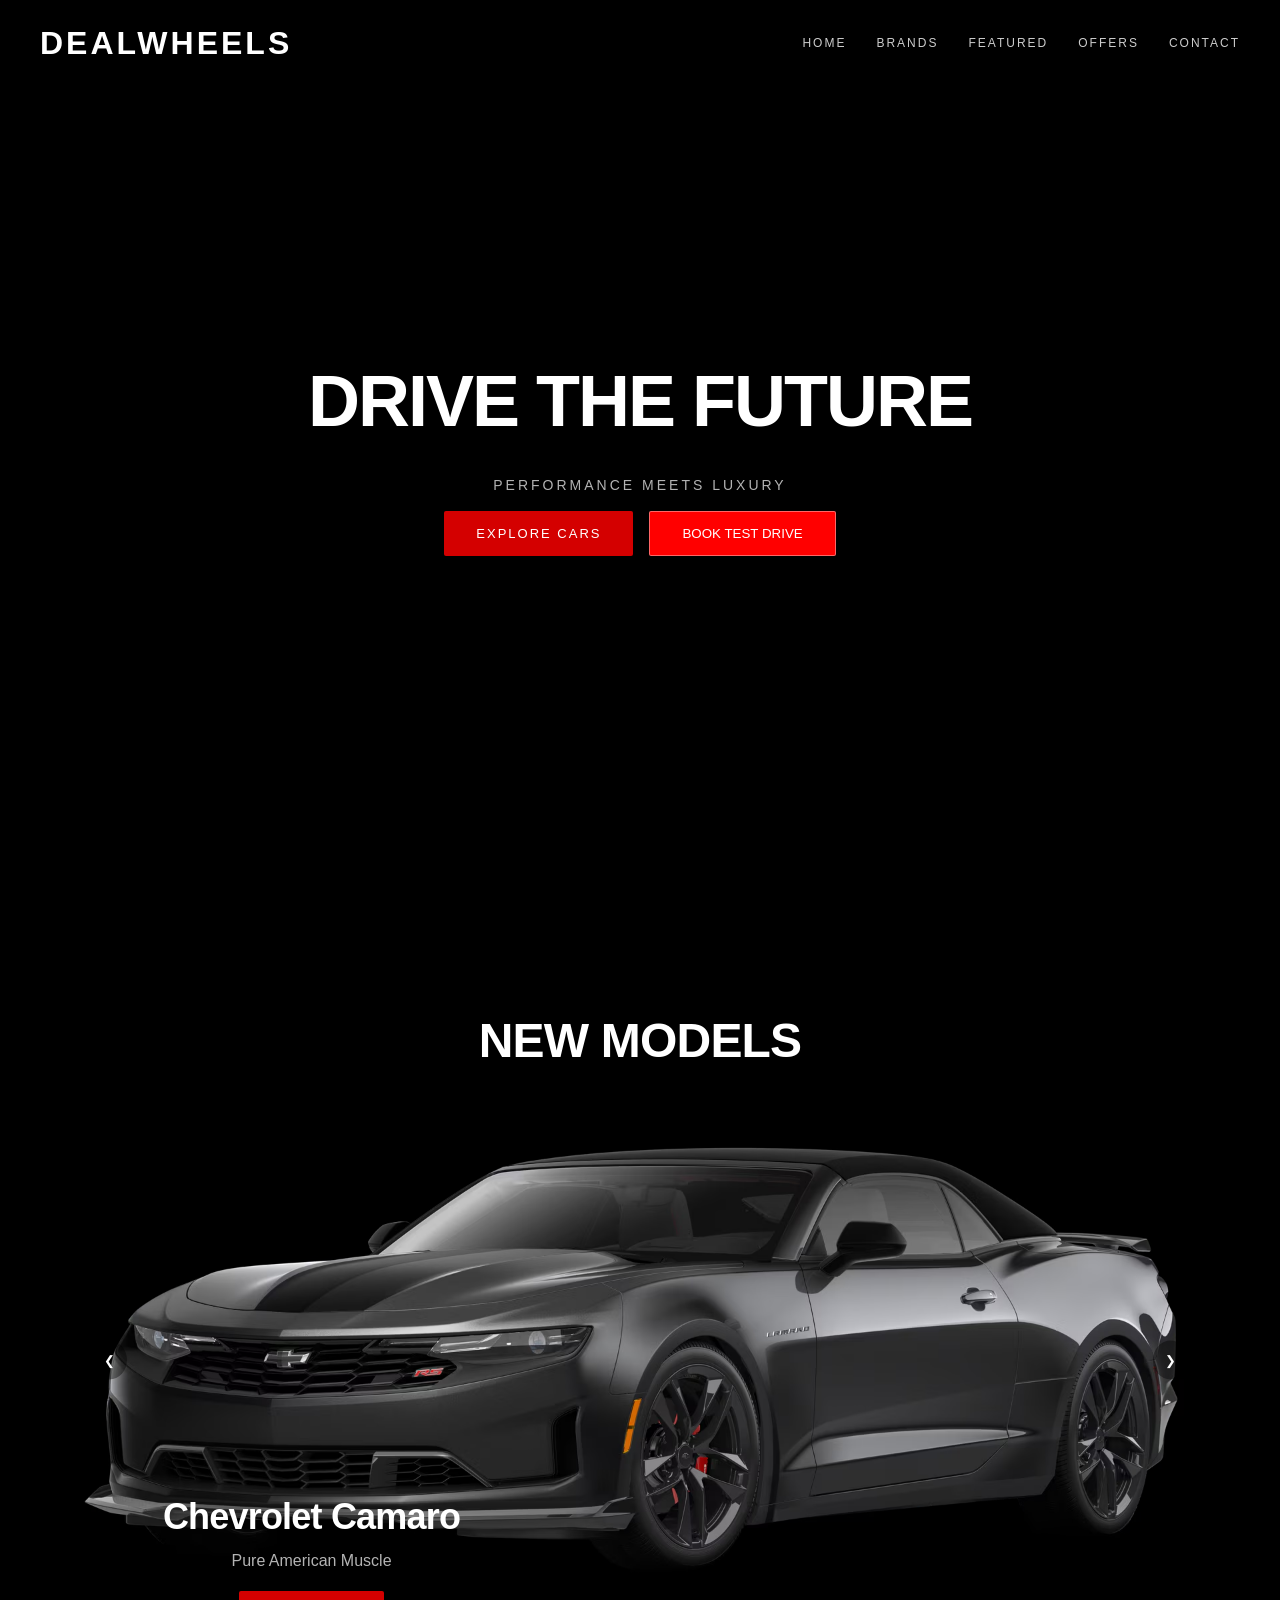
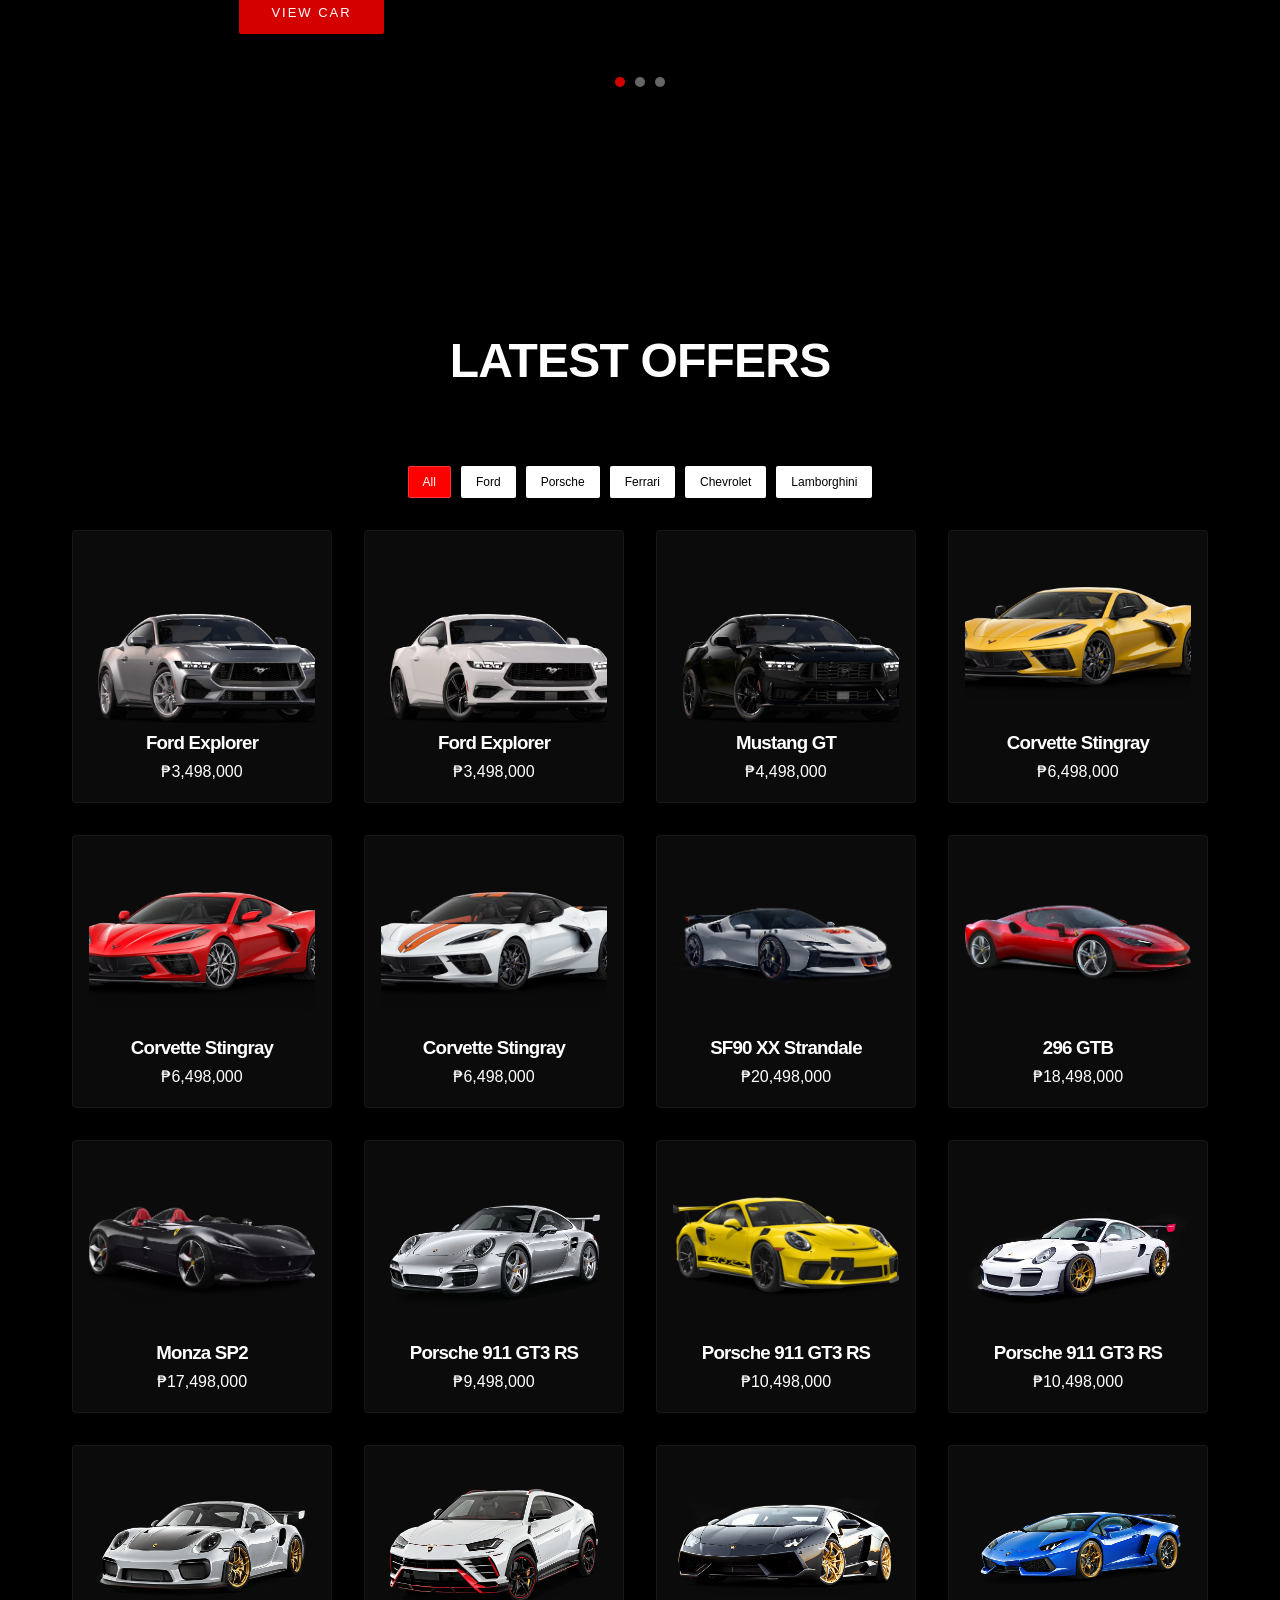
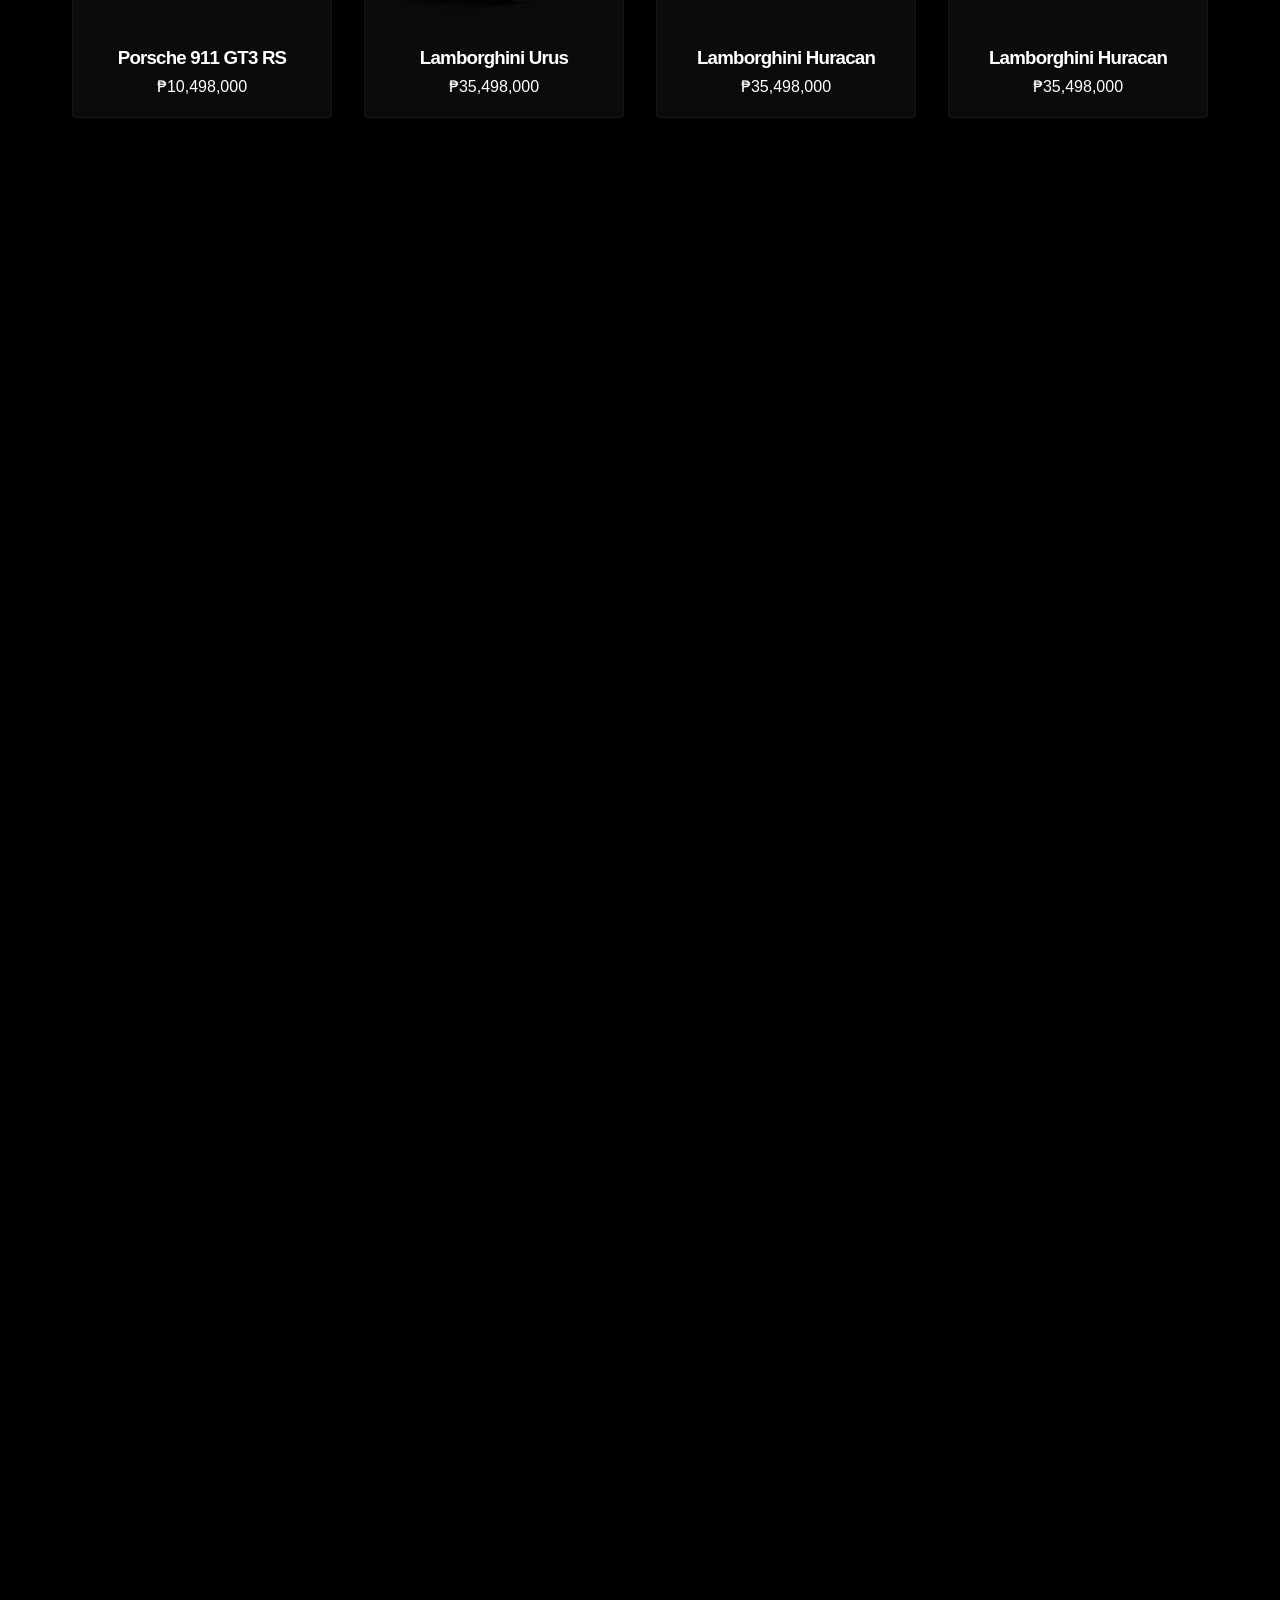
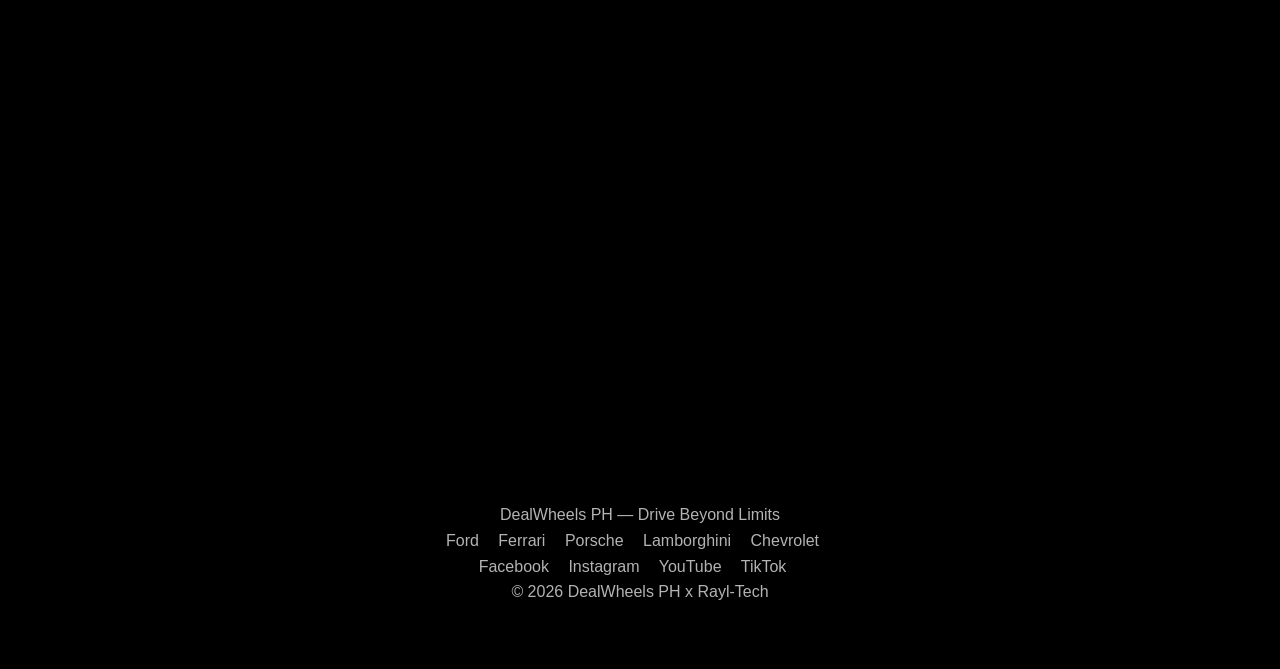
<file: index.html>
<!DOCTYPE html> 
<html lang="en"> 
<head> 
<meta charset="UTF-8"> 
<meta name="viewport" content="width=device-width, initial-scale=1.0"> 
 
<title>DealWheels PH</title> 
<meta name="description" content="Explore luxury performance vehicles. Book test drives 
and discover premium cars at DealWheels PH."> 
 
<link rel="stylesheet" href="style.css"> 
<link rel="icon" href="favicon.ico"> 
</head> 
 
<body> 
 
<div id="splash" aria-hidden="true"> 
  <div class="splash-content"> 
    <h1 class="splash-logo">DEALWHEELS</h1> 
    <p class="splash-tagline">Drive the Extraordinary</p> 
    <div class="loader"></div> 
  </div> 
</div> 
 
<header class="navbar" id="navbar"> 
  <h1 class="logo">DEALWHEELS</h1> 
 
  <nav class="nav-menu" aria-label="Main Navigation"> 
    <a href="#home">Home</a> 
    <a href="#brands">Brands</a>
    <a href="#featured">Featured</a> 
    <a href="#offers">Offers</a> 
    <a href="#contact">Contact</a> 
  </nav> 
 
  <button class="hamburger" id="hamburger" aria-label="Open Menu">☰</button> 
</header> 
 
<aside id="sideMenu" aria-hidden="true"> 
  <a href="#home">Home</a> 
  <a href="#brands">Brands</a>
  <a href="#featured">Featured</a> 
  <a href="#offers">Offers</a> 
  <a href="#contact">Contact</a> 
</aside> 
 
<div id="overlay"></div> 
 
<main> 
 
<section id="home" class="hero"> 
  <video autoplay muted loop playsinline class="hero-video"> 
    <source src="car-video.mp4" type="video/mp4"> 
  </video> 
 
  <div class="hero-overlay"> 
    <h1>DRIVE THE FUTURE</h1> 
    <p>Performance Meets Luxury</p> 
 
    <div class="hero-cta"> 
      <button type="button" class="btn-primary" data-scroll="offers">Explore Cars</button> 
      <button type="button" class="btn-outline" data-scroll="contact">Book Test Drive</button> 
    </div> 
  </div> 
</section> 


<section id="featured" class="section reveal"> 
  <div class="container"> 

    <div class="slider-container" id="slider">  
    <h2 class="section-title">NEW MODELS</h2> 
 
      <div class="slide active"> 
        <img src="camaro.jpg" alt="Chevrolet Camaro"> 
        <div class="slide-overlay"> 
          <h3>Chevrolet Camaro</h3> 
          <p>Pure American Muscle</p> 
          <button class="btn-primary">View Car</button> 
        </div> 
      </div> 
 
      <div class="slide"> 
        <img src="corvette1.jpg" alt="Chevrolet Corvette"> 
        <div class="slide-overlay"> 
          <h3>Corvette Stingray</h3> 
          <p>Precision Performance</p> 
          <button class="btn-primary">View Car</button> 
        </div> 
      </div> 
 
      <div class="slide"> 
        <img src="corvette3.jpg" alt="Corvette Z06"> 
        <div class="slide-overlay"> 
          <h3>Corvette Z06</h3> 
          <p>Track Dominance</p> 
          <button class="btn-primary">View Car</button> 
        </div> 
      </div> 
 
      <button class="prev">❮</button> 
      <button class="next">❯</button> 
 
      <div class="dots"></div> 
    </div> 
  </div> 
</section> 

<section id="offers" class="section reveal"> 
  <div class="container"> 
 
    <h2 class="section-title">LATEST OFFERS</h2> 
 
    <div class="filter-bar"> 
      <button type="button" class="filter-btn active" data-filter="all">All</button> 
      <button type="button" class="filter-btn" data-filter="ford">Ford</button> 
      <button type="button" class="filter-btn" data-filter="porsche">Porsche</button> 
      <button type="button" class="filter-btn" data-filter="ferrari">Ferrari</button> 
      <button type="button" class="filter-btn" data-filter="chevrolet">Chevrolet</button> 
      <button type="button" class="filter-btn" data-filter="lamborghini">Lamborghini</button> 
    </div> 
 
    <div class="cars-grid"> 
 
      <div class="car-card" data-brand="ford"> 
        <img src="ford1.jpg" alt="Ford Explorer SUV" loading="lazy"> 
        <h3>Ford Explorer</h3> 
        <p>₱3,498,000</p> 
      </div> 

      <div class="car-card" data-brand="ford"> 
        <img src="ford2.jpg" alt="Ford Explorer SUV" loading="lazy"> 
        <h3>Ford Explorer</h3> 
        <p>₱3,498,000</p> 
      </div> 

      <div class="car-card" data-brand="ford"> 
        <img src="ford5.jpg" alt="Ford Mustang GT sports car" loading="lazy"> 
        <h3>Mustang GT</h3> 
        <p>₱4,498,000</p> 
      </div> 

      <div class="car-card" data-brand="chevrolet"> 
        <img src="sting.jpg" alt="Corvette Stingray" loading="lazy"> 
        <h3>Corvette Stingray</h3> 
        <p>₱6,498,000</p> 
      </div> 

      <div class="car-card" data-brand="chevrolet"> 
        <img src="sting1.jpg" alt="Corvette Stingray" loading="lazy"> 
        <h3>Corvette Stingray</h3> 
        <p>₱6,498,000</p> 
      </div> 

      <div class="car-card" data-brand="chevrolet"> 
        <img src="sting3.jpg" alt="Corvette Stingray" loading="lazy"> 
        <h3>Corvette Stingray</h3> 
        <p>₱6,498,000</p> 
      </div> 

      <div class="car-card" data-brand="ferrari"> 
        <img src="fera1.jpg" alt="SF90 XX Strandale" loading="lazy"> 
        <h3>SF90 XX Strandale</h3> 
        <p>₱20,498,000</p> 
      </div> 

      <div class="car-card" data-brand="ferrari"> 
        <img src="fera3.jpg" alt="296 GTB" loading="lazy"> 
        <h3>296 GTB</h3> 
        <p>₱18,498,000</p> 
      </div> 

      <div class="car-card" data-brand="ferrari"> 
        <img src="fera2.jpg" alt="Monza SP2" loading="lazy"> 
        <h3>Monza SP2</h3> 
        <p>₱17,498,000</p> 
      </div> 

      <div class="car-card" data-brand="porsche"> 
        <img src="26.png" alt="Monza SP2" loading="lazy"> 
        <h3>Porsche 911 GT3 RS</h3> 
        <p>₱9,498,000</p> 
      </div>

       <div class="car-card" data-brand="porsche"> 
        <img src="36.png" alt="Monza SP2" loading="lazy"> 
        <h3>Porsche 911 GT3 RS</h3> 
        <p>₱10,498,000</p> 
      </div>

      <div class="car-card" data-brand="porsche"> 
        <img src="18.png" alt="Monza SP2" loading="lazy"> 
        <h3>Porsche 911 GT3 RS</h3> 
        <p>₱10,498,000</p> 
      </div>

      <div class="car-card" data-brand="porsche"> 
        <img src="23.png" alt="Monza SP2" loading="lazy"> 
        <h3>Porsche 911 GT3 RS</h3> 
        <p>₱10,498,000</p> 
      </div>

      <div class="car-card" data-brand="lamborghini"> 
        <img src="54.png" alt="Monza SP2" loading="lazy"> 
        <h3>Lamborghini Urus</h3> 
        <p>₱35,498,000</p> 
      </div>

      <div class="car-card" data-brand="lamborghini"> 
        <img src="55.png" alt="Monza SP2" loading="lazy"> 
        <h3>Lamborghini Huracan</h3> 
        <p>₱35,498,000</p> 
      </div>

      <div class="car-card" data-brand="lamborghini"> 
        <img src="53.png" alt="Monza SP2" loading="lazy"> 
        <h3>Lamborghini Huracan</h3> 
        <p>₱35,498,000</p> 
      </div>
 
    </div> 
 
  </div> 
</section> 


<section id="brands" class="section reveal"> 
  <div class="container"> 
    <h2 class="section-title">CAR BRANDS</h2> 
 
    <div class="brands-grid"> 

  
      <div class="brand-card" data-brand="lamborghini"> 
        <img src="2.png" class="brand-logo"> 
        <h3>Lamborghini</h3> 
        <a href="lamborghini.html" class="btn-outline">Explore Models</a> 
      </div> 

      <div class="brand-card" data-brand="ford"> 
        <img src="4.png" class="brand-logo"> 
        <h3>Ford</h3> 
        <a href="ford.html" class="btn-outline">Explore Models</a> 
      </div> 

      <div class="brand-card" data-brand="chevrolet"> 
        <img src="5.png" class="brand-logo"> 
        <h3>Chevrolet</h3> 
        <a href="chevrolet.html" class="btn-outline">Explore Models</a> 
      </div> 
 
     
      <div class="brand-card" data-brand="ferrari"> 
        <img src="1.png" class="brand-logo"> 
        <h3>Ferrari</h3> 
        <a href="ferrari.html" class="btn-outline">Explore Models</a> 
      </div> 
      
      <div class="brand-card" data-brand="porsche"> 
        <img src="3.png" class="brand-logo"> 
        <h3>Porsche</h3> 
        <a href="porsche.html" class="btn-outline">Explore Models</a> 
      </div>
 
    </div> 
  </div> 
</section> 
 

<div id="carModal" class="modal" role="dialog" aria-modal="true"> 
  <div class="modal-content"> 
    <button class="close" type="button" aria-label="Close Modal">×</button> 
    <h2 id="carTitle"></h2> 
    <p id="carPrice"></p> 
  </div> 
</div> 
 
<!-- CONTACT --> 
<section id="contact" class="section reveal"> 
  <div class="container small"> 
 
    <h2 class="section-title">BOOK TEST DRIVE</h2> 
 
    <form id="contactForm"> 
      <label for="name">Name</label> 
      <input type="text" id="name" placeholder="Enter your name" required> 
 
      <label for="email">Email</label> 
      <input type="email" id="email" placeholder="Enter your email" required> 
 
      <label for="phone">Phone</label> 
      <input type="tel" id="phone"  placeholder="Enter your phone number" required> 
 
      <button type="submit" class="btn-primary">Submit</button> 
    </form> 
 
  </div> 
</section> 
 
</main> 
 
<!-- FOOTER --> 
<footer class="footer"> 
  <div class="container"> 
 
    <p>DealWheels PH — Drive Beyond Limits</p> 

    <div class="socials"> 
      <a href="https://ford.com.ph" target="_blank" rel="noopener">Ford</a> 
      <a href="https://ferrari.com" target="_blank" rel="noopener">Ferrari</a> 
      <a href="https://porsche.com" target="_blank" rel="noopener">Porsche</a> 
      <a href="https://lamborghini.com" target="_blank" rel="noopener">Lamborghini</a> 
      <a href="https://chevrolet.com.ph" target="_blank" rel="noopener">Chevrolet</a> 
    </div> 
 
    <div class="socials"> 
      <a href="https://facebook.com" target="_blank" rel="noopener">Facebook</a> 
      <a href="https://instagram.com" target="_blank" rel="noopener">Instagram</a> 
      <a href="https://youtube.com" target="_blank" rel="noopener">YouTube</a> 
      <a href="https://tiktok.com" target="_blank" rel="noopener">TikTok</a> 
    </div> 
 
    <p>© 2026 DealWheels PH x Rayl-Tech</p> 
 
  </div> 
</footer> 
 
<script src="script.js"></script> 
 
</body> 
</html>
</file>
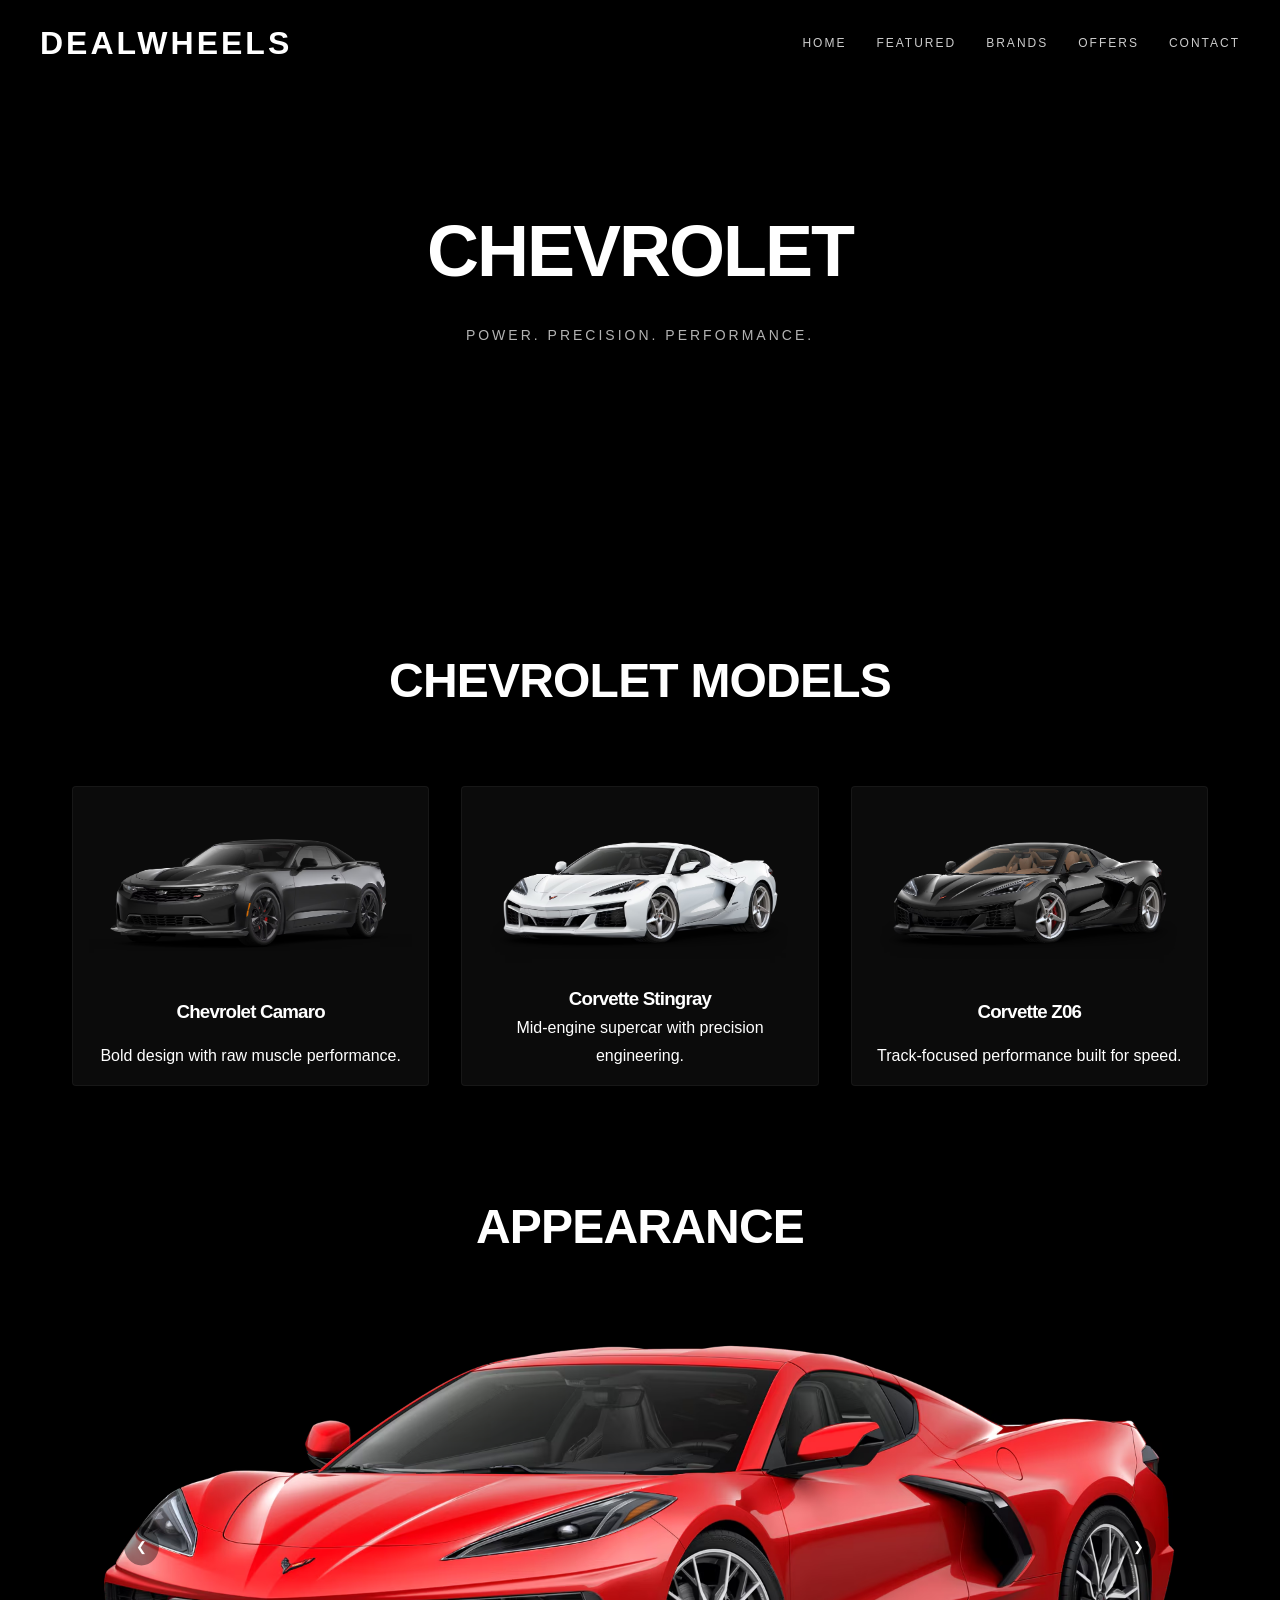
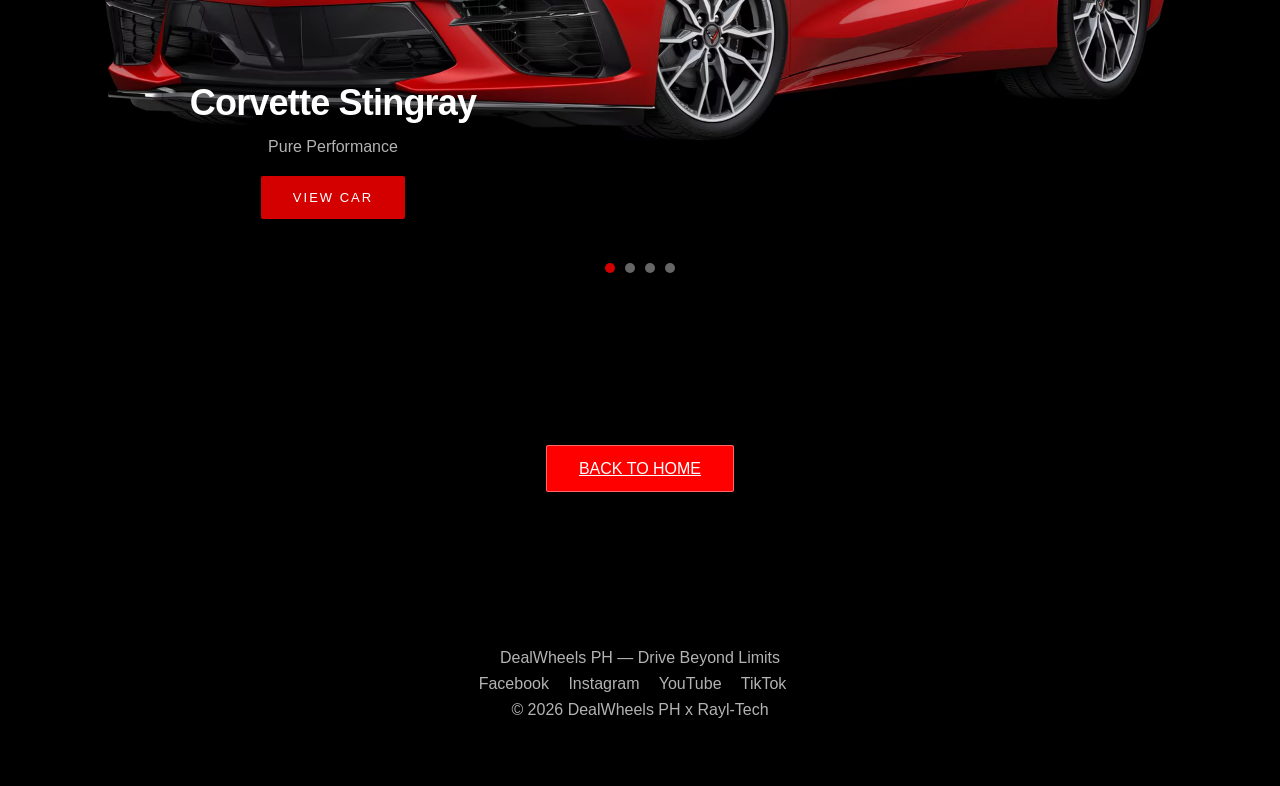
<file: chevrolet.html>
<!DOCTYPE html> 
<html lang="en"> 
<head> 
  <meta charset="UTF-8"> 
  <meta name="viewport" content="width=device-width, initial-scale=1.0"> 
 
  <title>Chevrolet Models | DealWheels PH</title> 
  <meta name="description" content="Explore Chevrolet models at DealWheels PH. 
American muscle, performance, and innovation."> 
 
  <link rel="stylesheet" href="style.css"> 
  <link rel="icon" href="favicon.ico"> 
</head> 
 
<body> 
 
<!-- NAVBAR --> 
<header class="navbar" id="navbar"> 
  <h1 class="logo" onclick="window.location.href='index.html'">DEALWHEELS</h1> 
 
  <nav class="nav-menu"> 
    <a href="index.html#home">Home</a> 
    <a href="index.html#featured">Featured</a> 
    <a href="index.html#brands">Brands</a> 
    <a href="index.html#offers">Offers</a> 
    <a href="index.html#contact">Contact</a> 
  </nav> 
 
  <button class="hamburger" id="hamburger">☰</button> 
</header> 
 
<!-- MOBILE MENU --> 
<aside id="sideMenu"> 
  <a href="index.html#home">Home</a> 
  <a href="index.html#featured">Featured</a> 
  <a href="index.html#brands">Brands</a> 
  <a href="index.html#offers">Offers</a> 
  <a href="index.html#contact">Contact</a> 
</aside> 
 
<div id="overlay"></div> 
 
<main> 
 
<!-- HERO --> 
<section class="hero" style="height:60vh;"> 
 
  <div class="hero-overlay"> 
    <h1>CHEVROLET</h1> 
    <p>Power. Precision. Performance.</p> 
  </div> 
</section> 

 
<!-- MODELS --> 
<section class="section reveal"> 
  <div class="container"> 
    <h2 class="section-title">CHEVROLET MODELS</h2> 
 
    <div class="cars-grid"> 
 
      <!-- CAMARO --> 
      <div class="car-card"> 
        <img src="camaro.jpg" alt="Chevrolet Camaro" loading="lazy"> 
        <h3>Chevrolet Camaro</h3> 
        <p>Bold design with raw muscle performance.</p> 
      </div> 
 
      <!-- CORVETTE STINGRAY --> 
      <div class="car-card"> 
        <img src="corvette1.jpg" alt="Corvette Stingray" loading="lazy"> 
        <h3>Corvette Stingray</h3> 
        <p>Mid-engine supercar with precision engineering.</p> 
      </div> 
 
      <!-- CORVETTE Z06 --> 
      <div class="car-card"> 
        <img src="corvette3.jpg" alt="Corvette Z06" loading="lazy"> 
        <h3>Corvette Z06</h3> 
        <p>Track-focused performance built for speed.</p> 
      </div> 
 
      <!-- SILVERADO --> 
 
    </div>  

    <!-- FEATURED --> 
<section id="featured" class="section reveal"> 
  <div class="container"> 

    <div class="slider-container" id="slider">  
    <h2 class="section-title">APPEARANCE</h2> 
 
      <div class="slide active"> 
        <img src="sting1.jpg" alt="Chevrolet Corvette"> 
        <div class="slide-overlay"> 
          <h3>Corvette Stingray</h3> 
          <p>Pure Performance</p> 
          <button class="btn-primary">View Car</button> 
        </div> 
      </div> 

      <div class="slide"> 
        <img src="sting3.jpg" alt="Chevrolet Corvette"> 
        <div class="slide-overlay"> 
          <h3>Corvette Stingray</h3> 
          <p>Precision Performance</p> 
          <button class="btn-primary">View Car</button> 
        </div> 
      </div> 
 
 
      <div class="slide"> 
        <img src="sting.jpg" alt="Chevrolet Corvette"> 
        <div class="slide-overlay"> 
          <h3>Corvette Stingray</h3> 
          <p>Precision Performance</p> 
          <button class="btn-primary">View Car</button> 
        </div> 
      </div> 
 
      <div class="slide"> 
        <img src="zoe.jpg" alt="Corvette Z06"> 
        <div class="slide-overlay"> 
          <h3>Corvette Z06</h3> 
          <p>Track Dominance</p> 
          <button class="btn-primary">View Car</button> 
        </div> 
      </div> 
 
      <button class="prev">❮</button> 
      <button class="next">❯</button> 
 
      <div class="dots"></div> 
    </div> 
  </div> 
</section> 
 
    <!-- BACK BUTTON --> 
    <div style="margin-top: 50px;"> 
      <a href="index.html#brands" class="btn-outline">Back to Home</a> 
    </div> 
 
  </div> 
</section> 
 
</main> 
 
<!-- FOOTER --> 
<footer class="footer"> 
  <div class="container"> 
    <p>DealWheels PH — Drive Beyond Limits</p> 
 
    <div class="socials"> 
      <a href="https://facebook.com" target="_blank" rel="noopener">Facebook</a> 
      <a href="https://instagram.com" target="_blank" rel="noopener">Instagram</a> 
      <a href="https://youtube.com" target="_blank" rel="noopener">YouTube</a> 
      <a href="https://tiktok.com" target="_blank" rel="noopener">TikTok</a> 
    </div> 
 
    <p>© 2026 DealWheels PH x Rayl-Tech</p> 
  </div> 
</footer> 
 
<script src="script.js"></script> 
 
</body> 
</html>
</file>
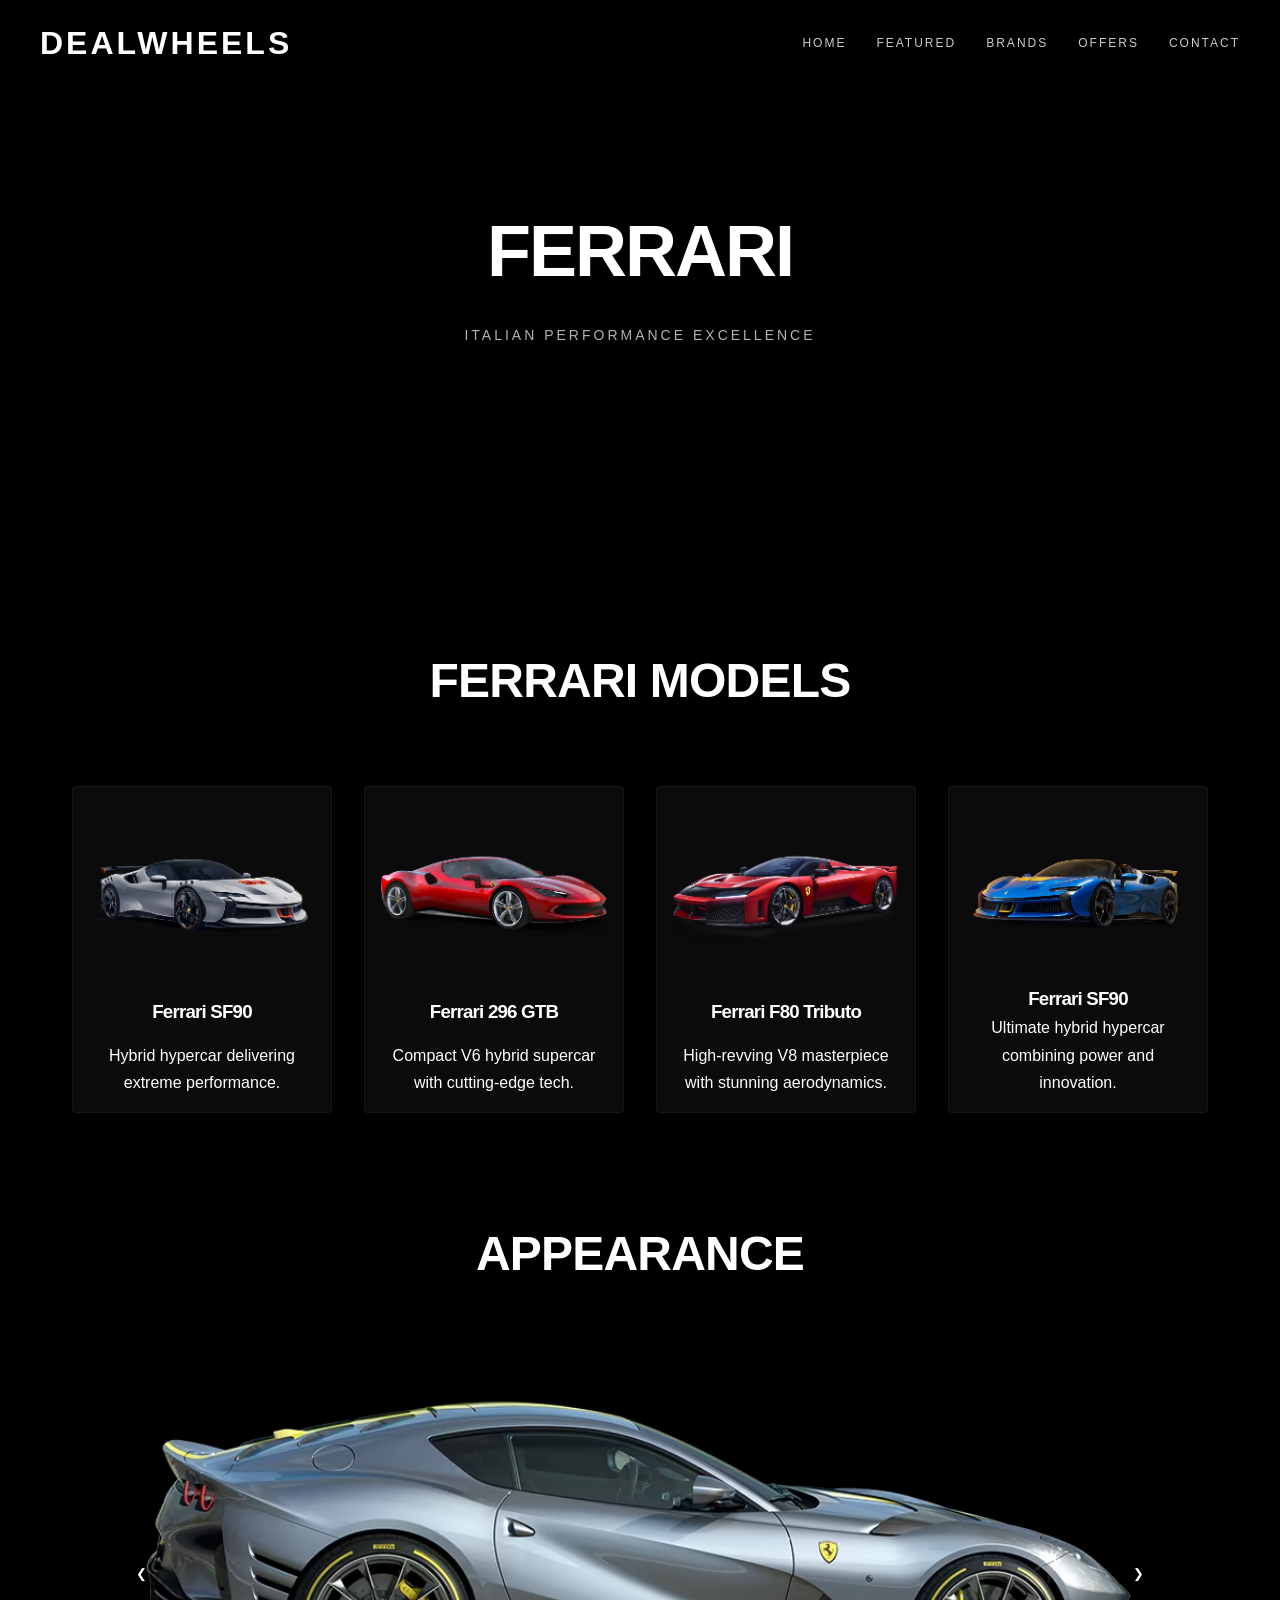
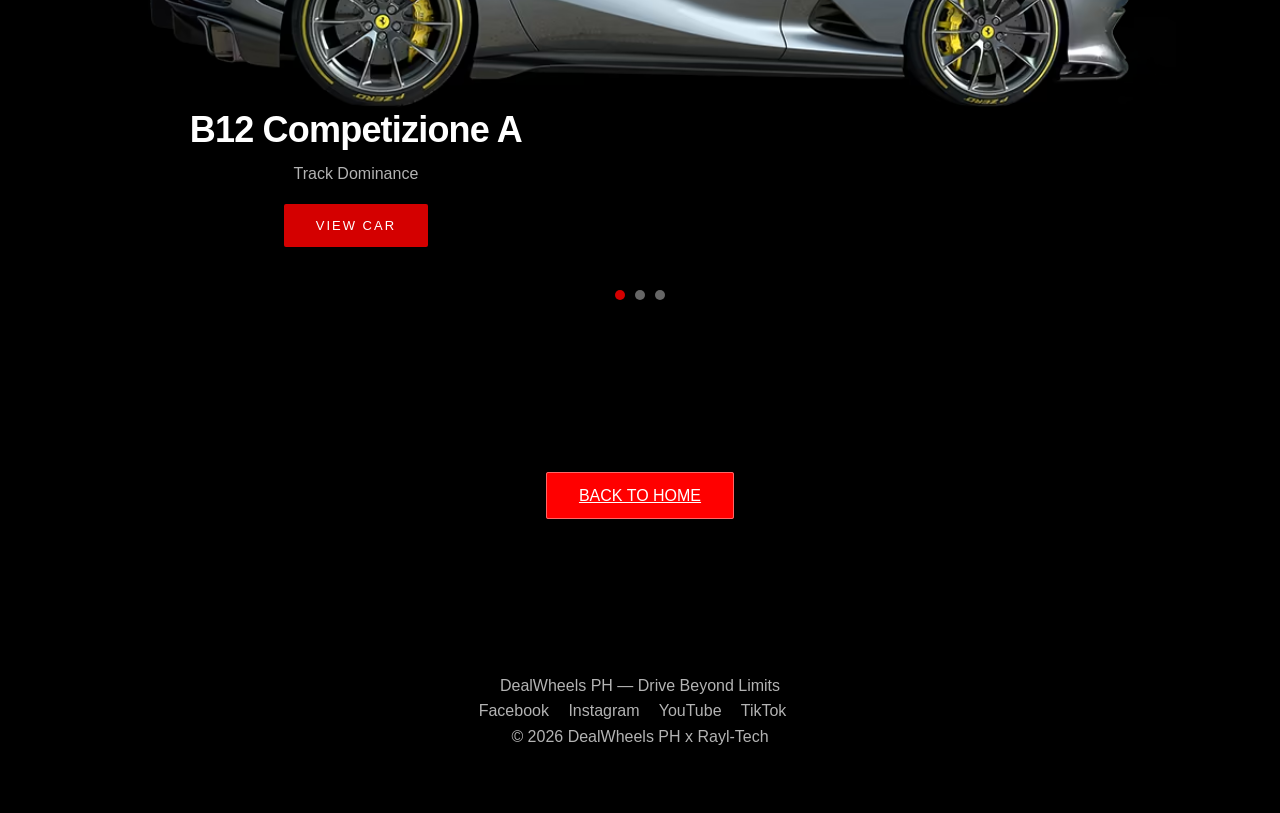
<file: ferrari.html>
<!DOCTYPE html> 
<html lang="en"> 
<head> 
  <meta charset="UTF-8"> 
  <meta name="viewport" content="width=device-width, initial-scale=1.0"> 
 
  <title>Ferrari Models | DealWheels PH</title> 
  <meta name="description" content="Explore Ferrari models at DealWheels PH. Italian 
performance, luxury, and innovation."> 
 
  <link rel="stylesheet" href="style.css"> 
  <link rel="icon" href="favicon.ico"> 
</head> 
 
<body> 
 
<header class="navbar" id="navbar"> 
  <h1 class="logo" onclick="window.location.href='index.html'">DEALWHEELS</h1> 
 
  <nav class="nav-menu"> 
    <a href="index.html#home">Home</a> 
    <a href="index.html#featured">Featured</a> 
    <a href="index.html#brands">Brands</a> 
    <a href="index.html#offers">Offers</a> 
    <a href="index.html#contact">Contact</a> 
  </nav> 
 
  <button class="hamburger" id="hamburger">☰</button> 
</header> 
 
<aside id="sideMenu"> 
  <a href="index.html#home">Home</a> 
  <a href="index.html#featured">Featured</a> 
  <a href="index.html#brands">Brands</a> 
  <a href="index.html#offers">Offers</a> 
  <a href="index.html#contact">Contact</a> 
</aside> 
 
<div id="overlay"></div> 
 
<main> 
 
<section class="hero" style="height:60vh;">
 
  <div class="hero-overlay"> 
    <h1>FERRARI</h1> 
    <p>Italian Performance Excellence</p> 
  </div> 
</section> 
 
<section class="section reveal"> 
  <div class="container"> 
    <h2 class="section-title">FERRARI MODELS</h2> 
 
    <div class="cars-grid"> 
 
      <div class="car-card"> 
        <img src="fera1.jpg" alt="Ferrari SF90" loading="lazy"> 
        <h3>Ferrari SF90</h3> 
        <p>Hybrid hypercar delivering extreme performance.</p> 
      </div> 
 
      <div class="car-card"> 
        <img src="fera3.jpg" alt="Ferrari 296 GTB" loading="lazy"> 
        <h3>Ferrari 296 GTB</h3> 
        <p>Compact V6 hybrid supercar with cutting-edge tech.</p> 
      </div> 
 
      <div class="car-card"> 
        <img src="fera5.jpg" alt="Ferrari F8 Tributo" loading="lazy"> 
        <h3>Ferrari F80 Tributo</h3> 
        <p>High-revving V8 masterpiece with stunning aerodynamics.</p> 
      </div> 
 
      <div class="car-card"> 
        <img src="fera7.jpg" alt="LaFerrari" loading="lazy"> 
        <h3>Ferrari SF90</h3> 
        <p>Ultimate hybrid hypercar combining power and innovation.</p> 
      </div> 
 
    </div> 

<section id="featured" class="section reveal"> 
  <div class="container"> 

    <div class="slider-container" id="slider">  
    <h2 class="section-title">APPEARANCE</h2> 

      <div class="slide"> 
        <img src="fera9.jpg" alt="B12 Competizione A"> 
        <div class="slide-overlay"> 
          <h3>B12 Competizione A</h3> 
          <p>Precision Performance</p> 
          <button class="btn-primary">View Car</button> 
        </div> 
      </div> 
 
      <div class="slide active"> 
        <img src="fera8.jpg" alt="B12 Competizione A"> 
        <div class="slide-overlay"> 
          <h3>B12 Competizione A</h3> 
          <p>Track Dominance</p> 
          <button class="btn-primary">View Car</button> 
        </div> 
      </div> 
 
      <div class="slide"> 
        <img src="fera10.jpg" alt="Ferrari SF90 Spider"> 
        <div class="slide-overlay"> 
          <h3>Ferrari SF90 Spider</h3> 
          <p>Precision Speed</p> 
          <button class="btn-primary">View Car</button> 
        </div> 
      </div> 
 
      <button class="prev">❮</button> 
      <button class="next">❯</button> 
 
      <div class="dots"></div> 
    </div> 
  </div> 
</section> 
 
    <div style="margin-top: 50px;"> 
      <a href="index.html#brands" class="btn-outline">Back to Home</a> 
    </div> 
 
  </div> 
</section> 
 
</main> 
 
<footer class="footer"> 
  <div class="container"> 
    <p>DealWheels PH — Drive Beyond Limits</p> 
 
    <div class="socials"> 
      <a href="https://facebook.com" target="_blank" rel="noopener">Facebook</a> 
      <a href="https://instagram.com" target="_blank" rel="noopener">Instagram</a> 
      <a href="https://youtube.com" target="_blank" rel="noopener">YouTube</a> 
      <a href="https://tiktok.com" target="_blank" rel="noopener">TikTok</a> 
    </div> 
 
    <p>© 2026 DealWheels PH x Rayl-Tech</p> 
  </div> 
</footer> 
 
<script src="script.js"></script> 
 
</body> 
</html>
</file>
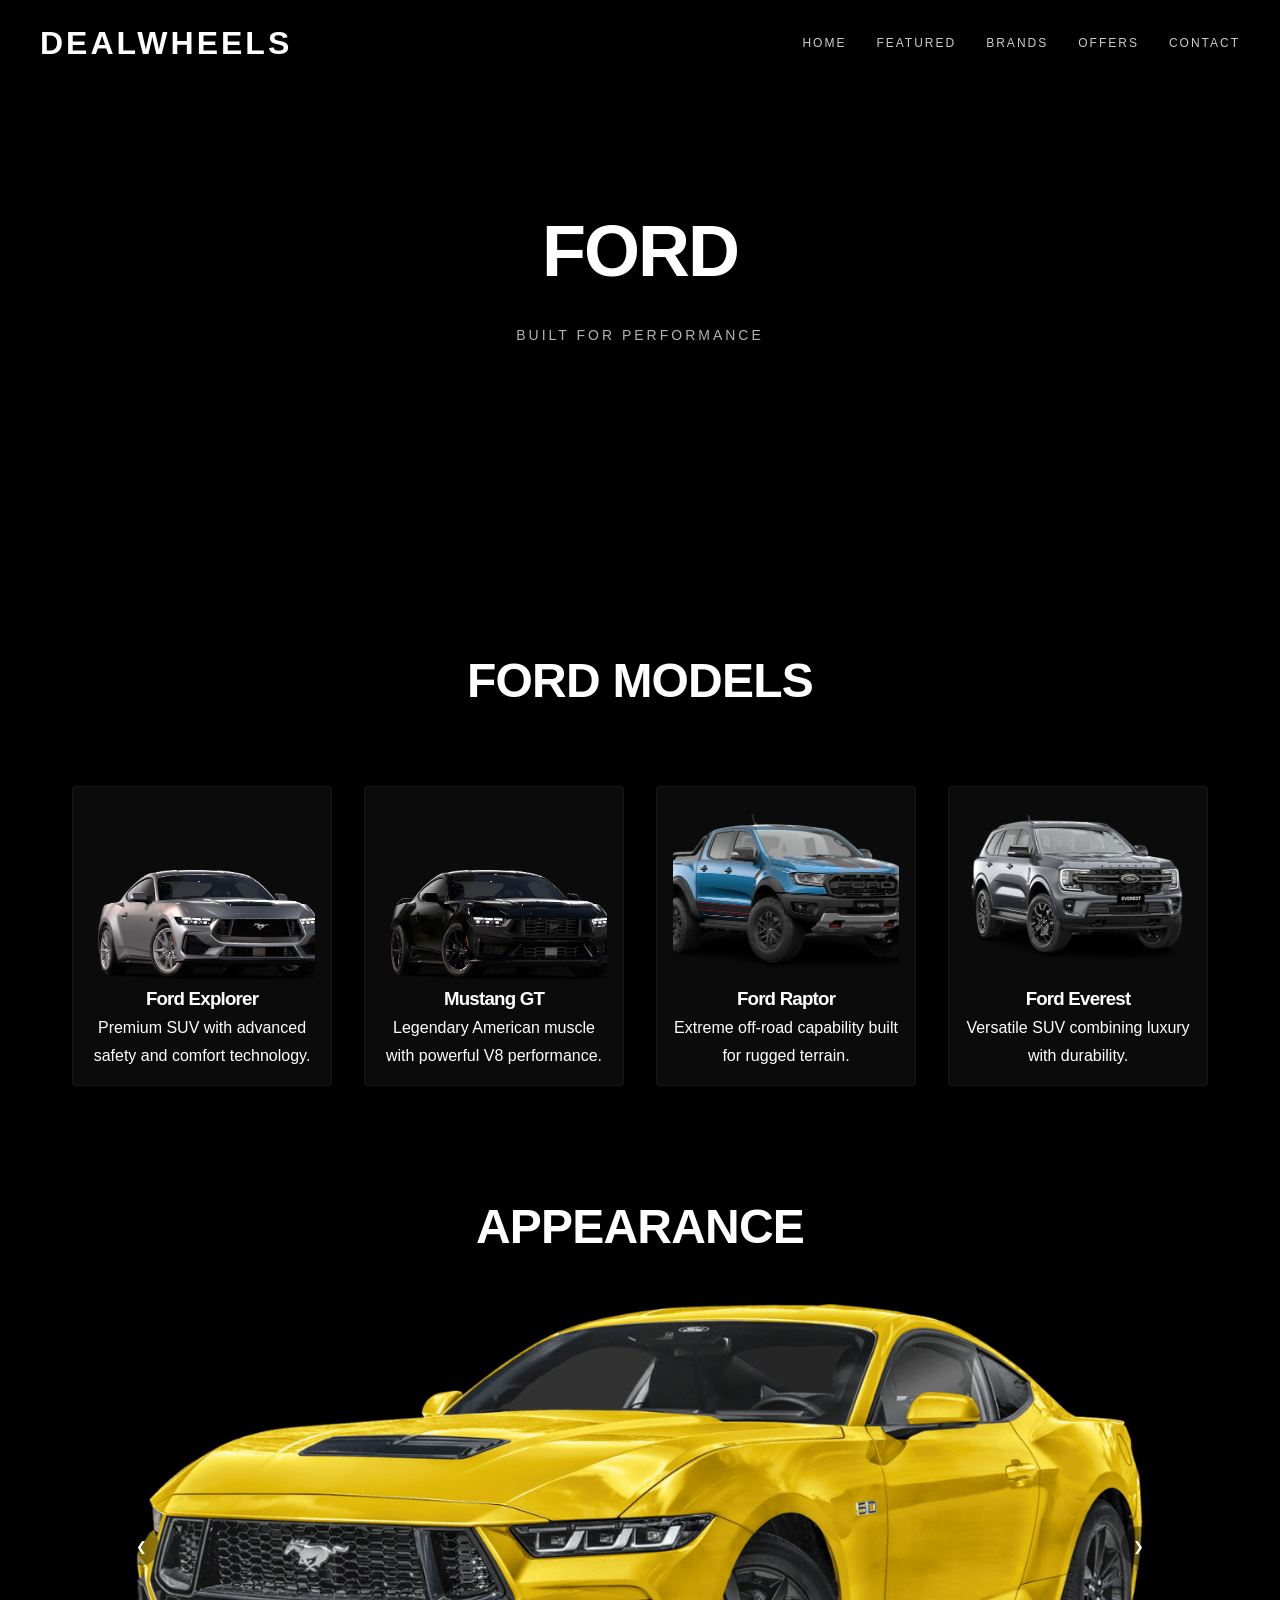
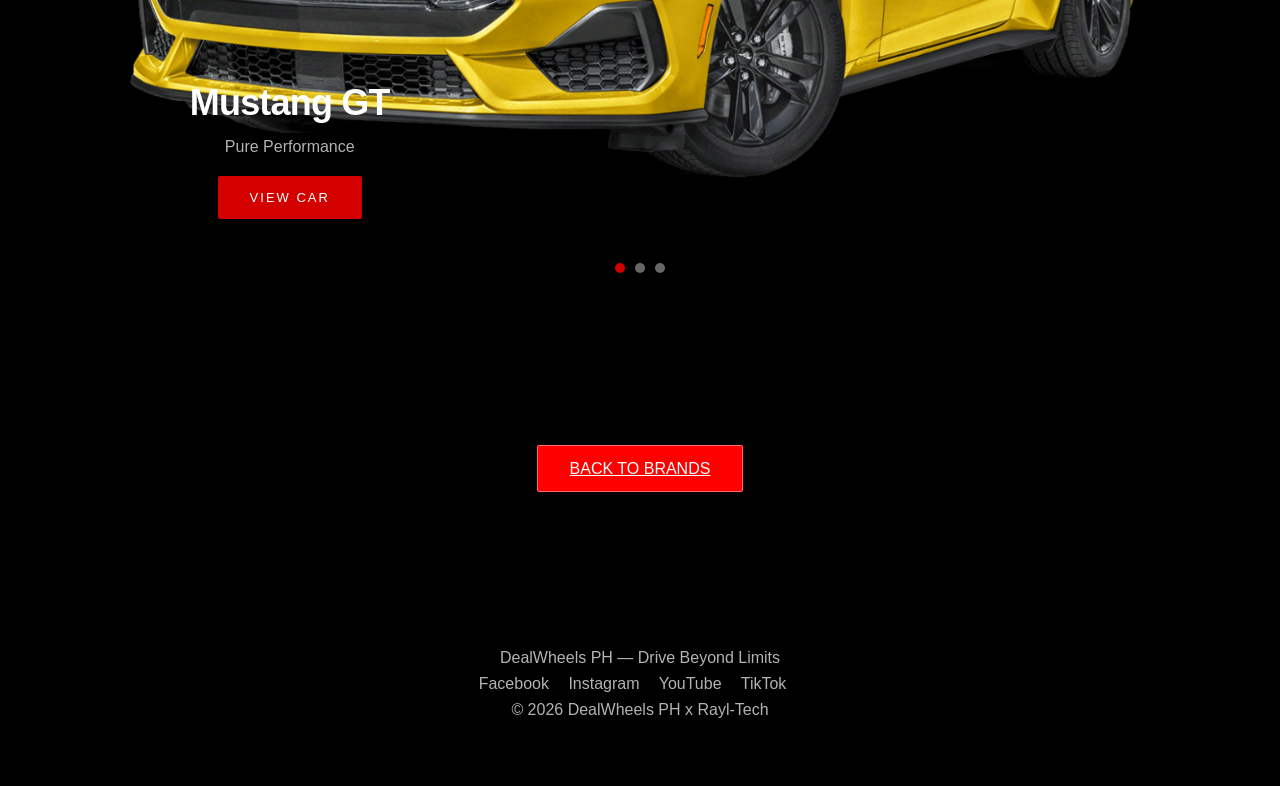
<file: ford.html>
<!DOCTYPE html> 
<html lang="en"> 
<head> 
<meta charset="UTF-8"> 
<meta name="viewport" content="width=device-width, initial-scale=1.0"> 
 
<title>Ford Models | DealWheels PH</title> 
<meta name="description" content="Explore Ford models at DealWheels PH. Performance 
SUVs, muscle cars, and off-road trucks."> 
 
<link rel="stylesheet" href="style.css"> 
<link rel="icon" href="favicon.ico"> 
</head> 
 
<body> 
 
<header class="navbar" id="navbar"> 
  <h1 class="logo" onclick="window.location.href='index.html'">DEALWHEELS</h1> 
 
  <nav class="nav-menu" aria-label="Main Navigation"> 
    <a href="index.html#home">Home</a> 
    <a href="index.html#featured">Featured</a> 
    <a href="index.html#brands">Brands</a> 
    <a href="index.html#offers">Offers</a> 
    <a href="index.html#contact">Contact</a> 
  </nav> 
 
  <button class="hamburger" id="hamburger" aria-label="Open Menu">☰</button> 
</header> 
 
<aside id="sideMenu" aria-hidden="true"> 
  <a href="index.html#home">Home</a> 
  <a href="index.html#featured">Featured</a> 
  <a href="index.html#brands">Brands</a> 
  <a href="index.html#offers">Offers</a> 
  <a href="index.html#contact">Contact</a> 
</aside> 
 
<div id="overlay"></div> 
 
<main> 
 
<section class="hero" style="height:60vh;"> 
 
  <div class="hero-overlay"> 
    <h1>FORD</h1> 
    <p>Built for Performance</p> 
  </div> 
</section> 
 
<section class="section reveal"> 
  <div class="container"> 
    <h2 class="section-title">FORD MODELS</h2> 
 
  <div class="cars-grid"> 
 
    <div class="car-card"> 
      <img src="ford1.jpg" alt="Ford Explorer SUV" loading="lazy"> 
      <h3>Ford Explorer</h3> 
      <p>Premium SUV with advanced safety and comfort technology.</p> 
    </div> 
 
    <div class="car-card"> 
      <img src="ford5.jpg" alt="Ford Mustang GT sports car" loading="lazy"> 
      <h3>Mustang GT</h3> 
      <p>Legendary American muscle with powerful V8 performance.</p> 
    </div> 
 
    <div class="car-card"> 
      <img src="51.png" alt="Ford Raptor truck" loading="lazy"> 
      <h3>Ford Raptor</h3> 
      <p>Extreme off-road capability built for rugged terrain.</p> 
    </div> 
 
    <div class="car-card"> 
      <img src="50.png" alt="Ford Everest SUV" loading="lazy"> 
      <h3>Ford Everest</h3> 
      <p>Versatile SUV combining luxury with durability.</p> 
    </div> 
 
  </div> 

  <section id="featured" class="section reveal"> 
  <div class="container"> 

    <div class="slider-container" id="slider">  
    <h2 class="section-title">APPEARANCE</h2> 
 
      <div class="slide active"> 
        <img src="37.png" alt="Mustang GT"> 
        <div class="slide-overlay"> 
          <h3>Mustang GT</h3> 
          <p>Pure Performance</p> 
          <button class="btn-primary">View Car</button> 
        </div> 
      </div> 

      <div class="slide"> 
        <img src="38.png" alt="Mustang GT"> 
        <div class="slide-overlay"> 
          <h3>Mustang GT</h3> 
          <p>Precision Performance</p> 
          <button class="btn-primary">View Car</button> 
        </div> 
      </div> 
 
 
      <div class="slide"> 
        <img src="39.png" alt="Mustang GT"> 
        <div class="slide-overlay"> 
          <h3>Mustang GT</h3> 
          <p>Precision Performance</p> 
          <button class="btn-primary">View Car</button> 
        </div> 
      </div> 
 
      <button class="prev">❮</button> 
      <button class="next">❯</button> 
 
      <div class="dots"></div> 
    </div> 
  </div> 
</section> 
 
  <div style="margin-top: 50px;"> 
    <a href="index.html#brands" class="btn-outline">Back to Brands</a> 
  </div> 
 
</section> 

 
</main> 

<footer class="footer"> 
  <div class="container"> 
    <p>DealWheels PH — Drive Beyond Limits</p> 
 
    <div class="socials"> 
      <a href="https://facebook.com" target="_blank" rel="noopener">Facebook</a> 
      <a href="https://instagram.com" target="_blank" rel="noopener">Instagram</a> 
      <a href="https://youtube.com" target="_blank" rel="noopener">YouTube</a> 
      <a href="https://tiktok.com" target="_blank" rel="noopener">TikTok</a> 
    </div> 
 
    <p>© 2026 DealWheels PH x Rayl-Tech</p> 
</footer> 
 
<script src="script.js"></script> 
 
</body> 
</html>
</file>
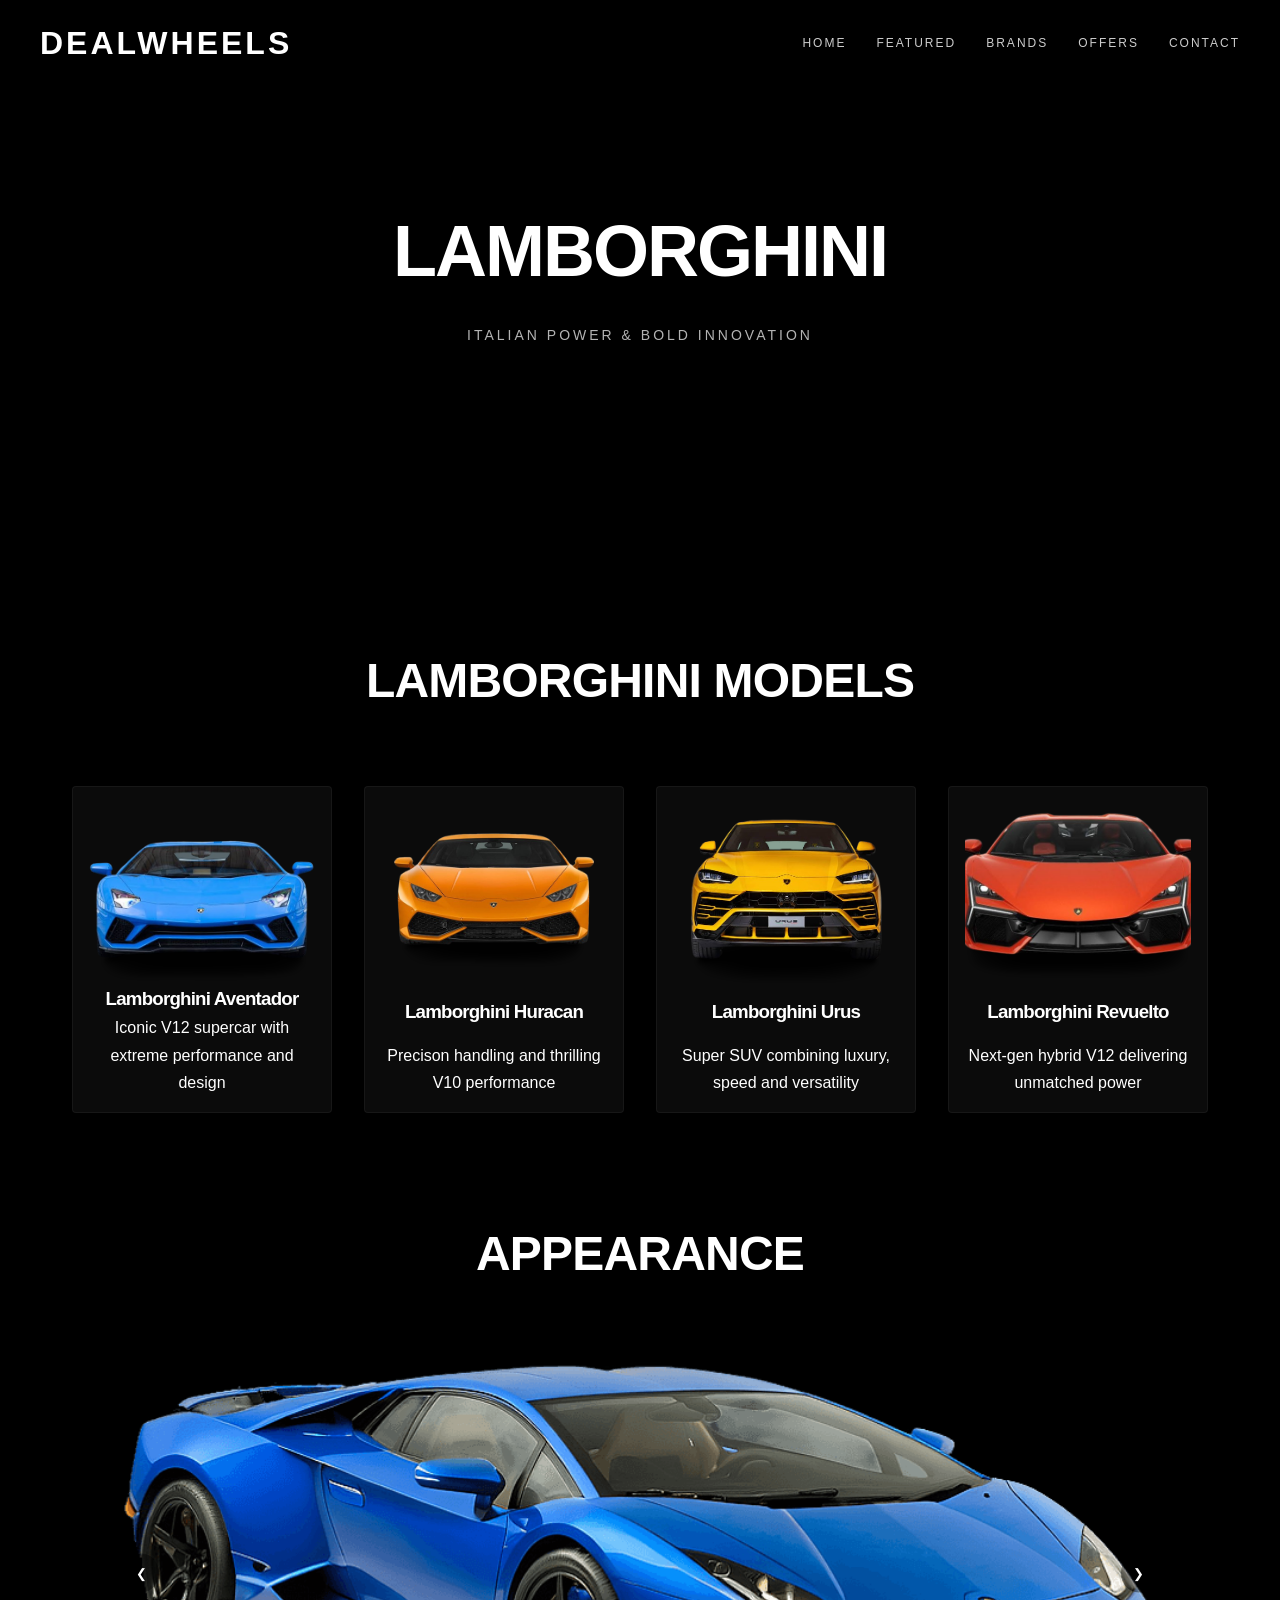
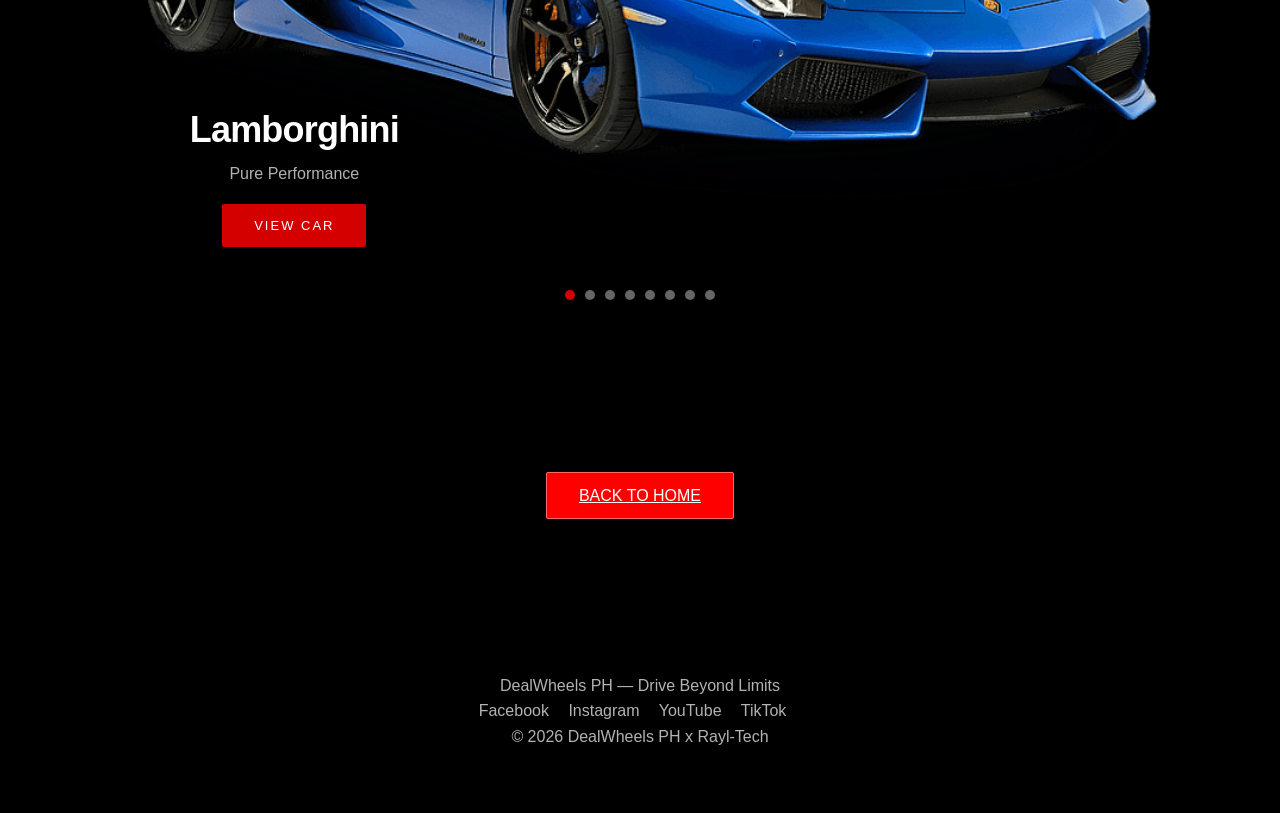
<file: lamborghini.html>
<!DOCTYPE html> 
<html lang="en"> 
<head> 
  <meta charset="UTF-8"> 
  <meta name="viewport" content="width=device-width, initial-scale=1.0"> 
 
   <title>Lamborghini Models | DealWheels PH</title> 
  <meta name="description" content="Explore Lamborghini models at DealWheels PH. 
Italian power, luxury, and bold design."> 
 
  <link rel="stylesheet" href="style.css"> 
  <link rel="icon" href="favicon.ico"> 
</head> 
 
<body> 
 
<header class="navbar" id="navbar"> 
  <h1 class="logo" onclick="window.location.href='index.html'">DEALWHEELS</h1> 
 
  <nav class="nav-menu"> 
    <a href="index.html#home">Home</a> 
    <a href="index.html#featured">Featured</a> 
    <a href="index.html#brands">Brands</a> 
    <a href="index.html#offers">Offers</a> 
    <a href="index.html#contact">Contact</a> 
  </nav> 
 
  <button class="hamburger" id="hamburger">☰</button> 
</header> 
 
<aside id="sideMenu"> 
  <a href="index.html#home">Home</a> 
  <a href="index.html#featured">Featured</a> 
  <a href="index.html#brands">Brands</a> 
  <a href="index.html#offers">Offers</a> 
  <a href="index.html#contact">Contact</a> 
</aside> 
 
<div id="overlay"></div> 
 
<main> 
 
<section class="hero" style="height:60vh;">
 
  <div class="hero-overlay"> 
    <h1>LAMBORGHINI</h1> 
    <p>Italian Power & Bold Innovation</p> 
  </div> 
</section> 

<section class="section reveal"> 
  <div class="container"> 
    <h2 class="section-title">LAMBORGHINI MODELS</h2> 
 
    <div class="cars-grid"> 
  
      <div class="car-card"> 
        <img src="42.png" alt="Lamborghini Aventador" loading="lazy"> 
        <h3>Lamborghini Aventador</h3> 
        <p>Iconic V12 supercar with extreme performance and design</p> 
      </div> 
 
      <div class="car-card"> 
        <img src="43.png" alt="Lamborghini Huracan" loading="lazy"> 
        <h3>Lamborghini Huracan</h3> 
        <p>Precison handling and thrilling V10 performance</p> 
      </div> 

      <div class="car-card"> 
        <img src="41.png" alt="Lamborghini Urus" loading="lazy"> 
        <h3>Lamborghini Urus</h3> 
        <p>Super SUV combining luxury, speed and versatility</p> 
      </div> 
 
      <div class="car-card"> 
        <img src="40.png" alt="Lamborghini Revuelto" loading="lazy"> 
        <h3>Lamborghini Revuelto</h3> 
        <p>Next-gen hybrid V12 delivering unmatched power</p> 
      </div>
 

 
    </div>  

<section id="featured" class="section reveal"> 
  <div class="container"> 

    <div class="slider-container" id="slider">  
    <h2 class="section-title">APPEARANCE</h2> 
 
      <div class="slide active"> 
        <img src="27.png" alt="Lamborghini"> 
        <div class="slide-overlay"> 
          <h3>Lamborghini</h3> 
          <p>Pure Performance</p> 
          <button class="btn-primary">View Car</button> 
        </div> 
      </div> 

      <div class="slide"> 
        <img src="28.png" alt="Lamborghini"> 
        <div class="slide-overlay"> 
          <h3>Lamborghini</h3> 
          <p>Precision Performance</p> 
          <button class="btn-primary">View Car</button> 
        </div> 
      </div> 
 
 
      <div class="slide"> 
        <img src="29.png" alt="Lamborghini"> 
        <div class="slide-overlay"> 
          <h3>Lamborghini</h3> 
          <p>Precision Performance</p> 
          <button class="btn-primary">View Car</button> 
        </div> 
      </div> 
 
      <div class="slide"> 
        <img src="30.png" alt="Lamborghini"> 
        <div class="slide-overlay"> 
          <h3>Lamborghini</h3> 
          <p>Track Dominance</p> 
          <button class="btn-primary">View Car</button> 
        </div> 
      </div> 
 
      <div class="slide"> 
        <img src="31.png" alt="Lamborghini"> 
        <div class="slide-overlay"> 
          <h3>Lamborghini</h3> 
          <p>Track Dominance</p> 
          <button class="btn-primary">View Car</button> 
        </div> 
      </div> 

      <div class="slide"> 
        <img src="32.png" alt="Lamborghini"> 
        <div class="slide-overlay"> 
          <h3>Lamborghini</h3> 
          <p>Track Dominance</p> 
          <button class="btn-primary">View Car</button> 
        </div> 
      </div> 

      <div class="slide"> 
        <img src="33.png" alt="Lamborghini"> 
        <div class="slide-overlay"> 
          <h3>Lamborghini</h3> 
          <p>Track Dominance</p> 
          <button class="btn-primary">View Car</button> 
        </div> 
      </div> 

      <div class="slide"> 
        <img src="34.png" alt="Lamborghini"> 
        <div class="slide-overlay"> 
          <h3>Lamborghini</h3> 
          <p>Track Dominance</p> 
          <button class="btn-primary">View Car</button> 
        </div> 
      </div> 

      <button class="prev">❮</button> 
      <button class="next">❯</button> 
 
      <div class="dots"></div> 
    </div> 
  </div> 
</section> 
 
    <div style="margin-top: 50px;"> 
      <a href="index.html#brands" class="btn-outline">Back to Home</a> 
    </div> 
 
  </div> 
</section> 
 
</main> 
 
<footer class="footer"> 
  <div class="container"> 
    <p>DealWheels PH — Drive Beyond Limits</p> 
 
    <div class="socials"> 
      <a href="https://facebook.com" target="_blank" rel="noopener">Facebook</a> 
      <a href="https://instagram.com" target="_blank" rel="noopener">Instagram</a> 
      <a href="https://youtube.com" target="_blank" rel="noopener">YouTube</a> 
      <a href="https://tiktok.com" target="_blank" rel="noopener">TikTok</a> 
    </div> 
 
    <p>© 2026 DealWheels PH x Rayl-Tech</p> 
</footer> 
 
<script src="script.js"></script> 
 
</body> 
</html>
</file>
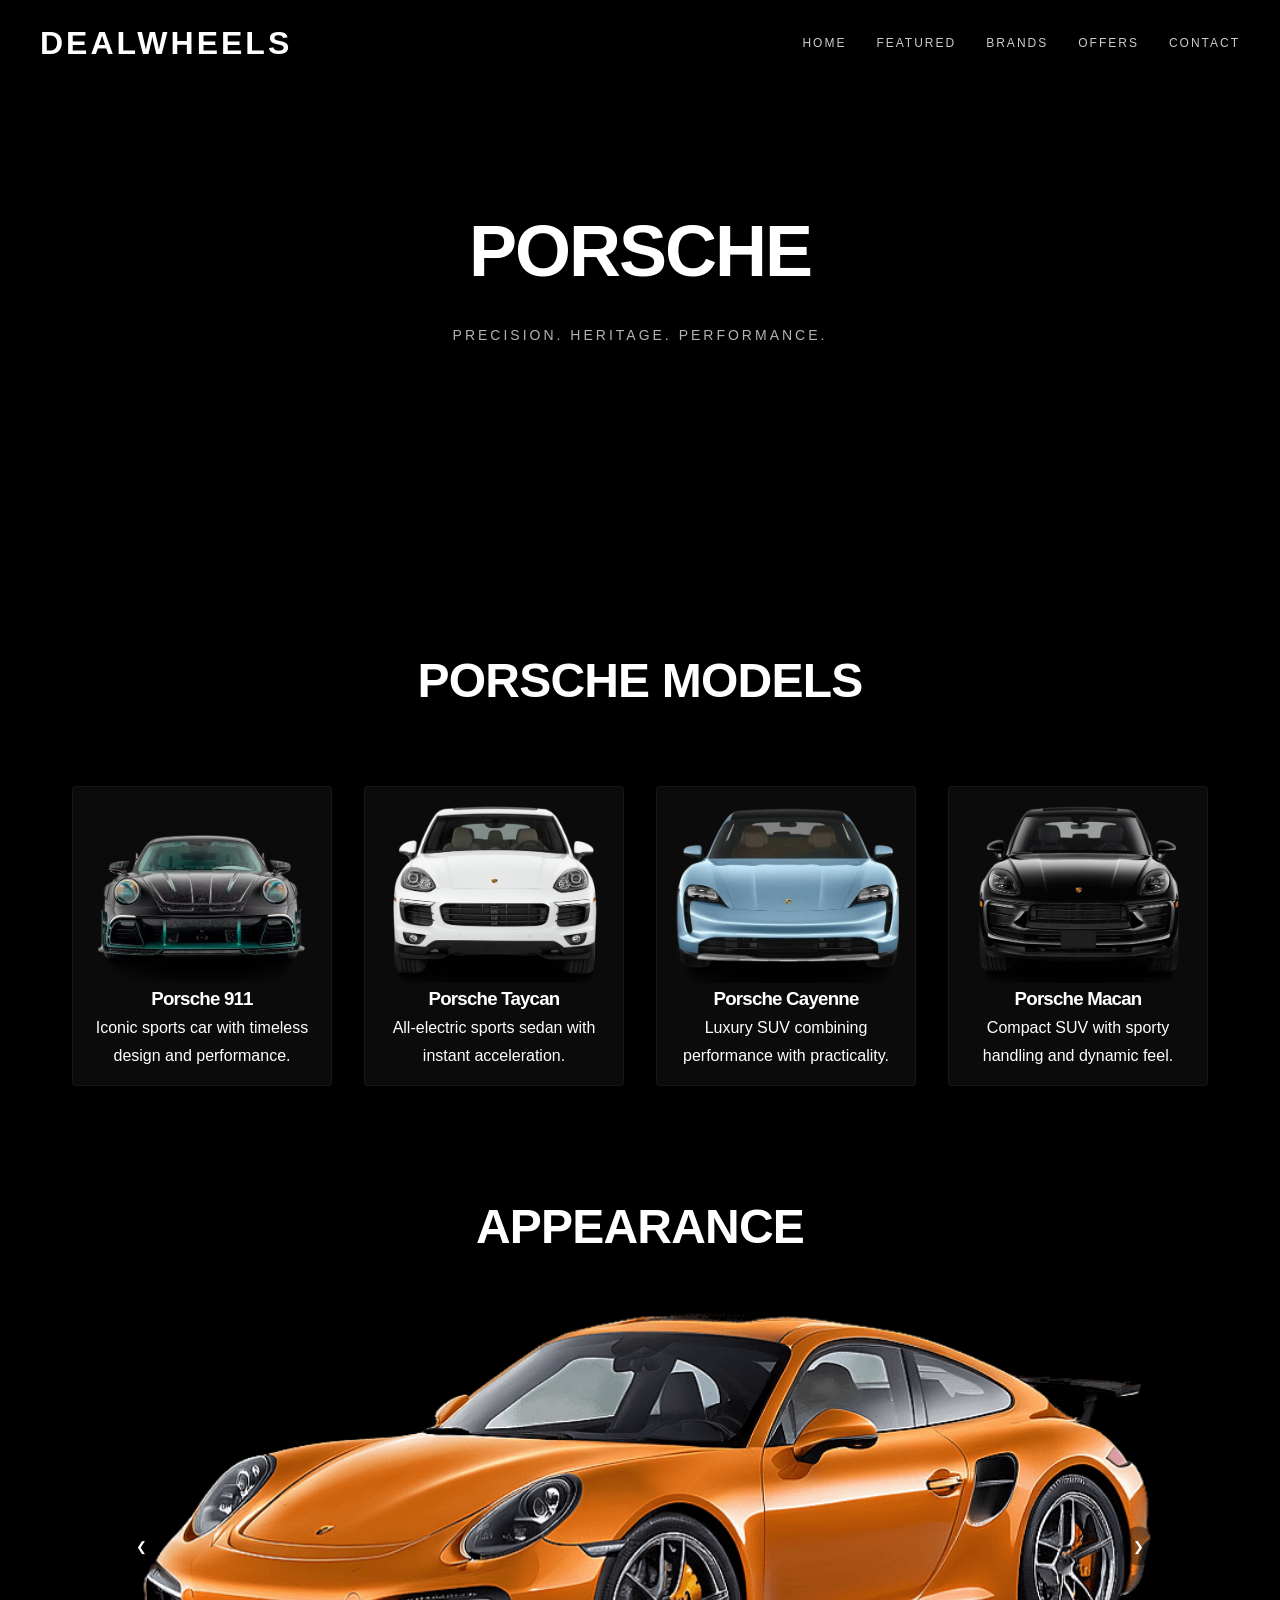
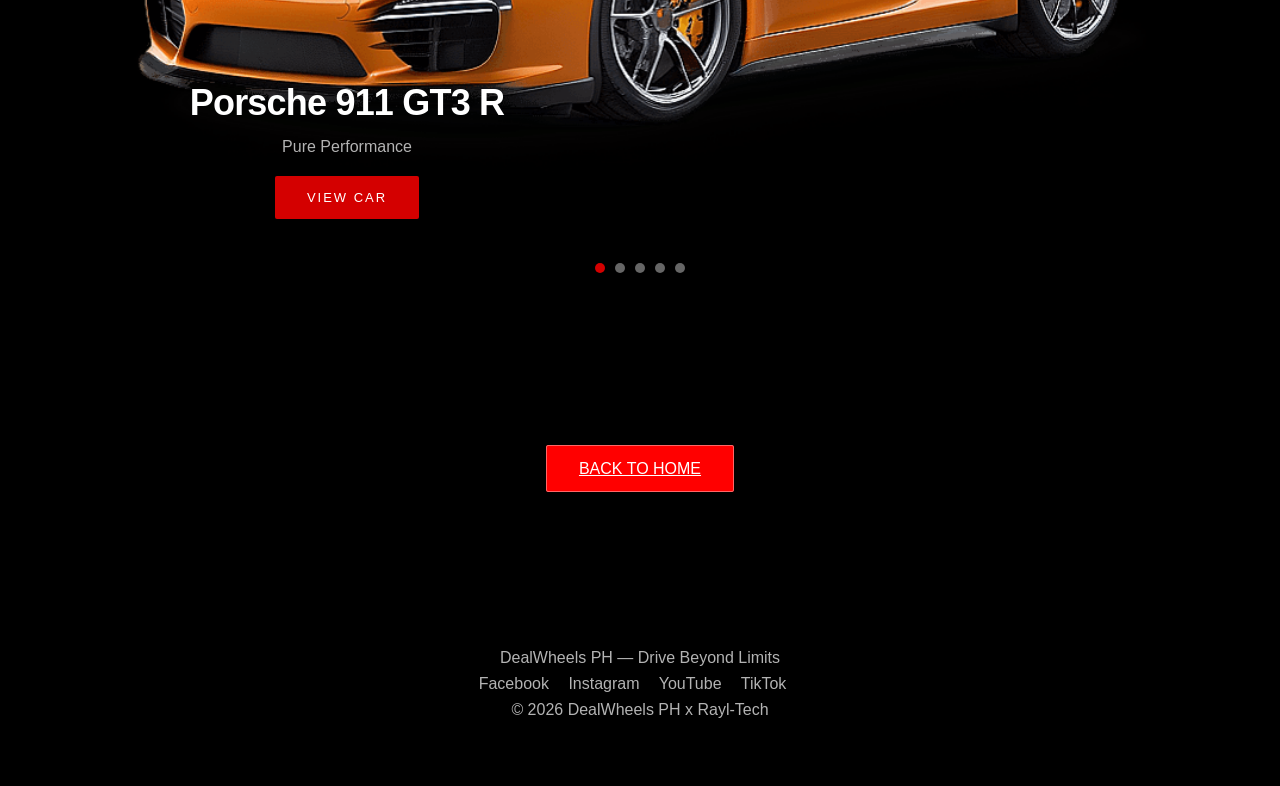
<file: porsche.html>
<!DOCTYPE html> 
<html lang="en"> 
<head> 
  <meta charset="UTF-8"> 
  <meta name="viewport" content="width=device-width, initial-scale=1.0"> 
 
  <title>Porsche Models | DealWheels PH</title> 
  <meta name="description" content="Explore Porsche models at DealWheels PH. Precision 
engineering, performance, and timeless design."> 
 
  <link rel="stylesheet" href="style.css"> 
  <link rel="icon" href="favicon.ico"> 
</head> 
 
<body> 
  
<header class="navbar" id="navbar"> 
  <h1 class="logo" onclick="window.location.href='index.html'">DEALWHEELS</h1> 
 
  <nav class="nav-menu"> 
    <a href="index.html#home">Home</a> 
    <a href="index.html#featured">Featured</a> 
    <a href="index.html#brands">Brands</a> 
    <a href="index.html#offers">Offers</a> 
    <a href="index.html#contact">Contact</a> 
  </nav> 
 
  <button class="hamburger" id="hamburger">☰</button> 
</header> 
 
<aside id="sideMenu"> 
  <a href="index.html#home">Home</a> 
  <a href="index.html#featured">Featured</a> 
  <a href="index.html#brands">Brands</a> 
  <a href="index.html#offers">Offers</a> 
  <a href="index.html#contact">Contact</a> 
</aside> 
 
<div id="overlay"></div> 
 
<main> 
 
<section class="hero" style="height:60vh;"> 
 
  <div class="hero-overlay"> 
    <h1>PORSCHE</h1> 
    <p>Precision. Heritage. Performance.</p> 
  </div> 
</section>

<section class="section reveal"> 
  <div class="container"> 
    <h2 class="section-title">PORSCHE MODELS</h2> 
 
    <div class="cars-grid"> 
 
      <div class="car-card"> 
        <img src="12.png" alt="Porsche 911" loading="lazy"> 
        <h3>Porsche 911</h3> 
        <p>Iconic sports car with timeless design and performance.</p> 
      </div> 
 
      <div class="car-card"> 
        <img src="13.png" alt="Porsche Taycan" loading="lazy"> 
        <h3>Porsche Taycan</h3> 
        <p>All-electric sports sedan with instant acceleration.</p> 
      </div> 
 
      <div class="car-card"> 
        <img src="14.png" alt="Porsche Cayenne" loading="lazy"> 
        <h3>Porsche Cayenne</h3> 
        <p>Luxury SUV combining performance with practicality.</p> 
      </div> 
 
      <div class="car-card"> 
        <img src="15.png" alt="Porsche Macan" loading="lazy"> 
        <h3>Porsche Macan</h3> 
        <p>Compact SUV with sporty handling and dynamic feel.</p> 
      </div> 
 
    </div> 

   <section id="featured" class="section reveal"> 
  <div class="container"> 

    <div class="slider-container" id="slider">  
    <h2 class="section-title">APPEARANCE</h2> 
 
      <div class="slide active"> 
        <img src="21.png" alt="Chevrolet Corvette"> 
        <div class="slide-overlay"> 
          <h3>Porsche 911 GT3 R</h3> 
          <p>Pure Performance</p> 
          <button class="btn-primary">View Car</button> 
        </div> 
      </div> 

      <div class="slide"> 
        <img src="22.png" alt="Chevrolet Corvette"> 
        <div class="slide-overlay"> 
          <h3>Porsche 911 GT3 R</h3> 
          <p>Precision Performance</p> 
          <button class="btn-primary">View Car</button> 
        </div> 
      </div> 
 
    <div class="slide"> 
        <img src="23.png" alt="Chevrolet Corvette"> 
        <div class="slide-overlay"> 
          <h3>Porsche 911 GT3 R</h3> 
          <p>Precision Performance</p> 
          <button class="btn-primary">View Car</button> 
        </div> 
      </div> 

      <div class="slide"> 
        <img src="24.png" alt="Chevrolet Corvette"> 
        <div class="slide-overlay"> 
          <h3>Porsche 911 GT3 R</h3> 
          <p>Precision Performance</p> 
          <button class="btn-primary">View Car</button> 
        </div> 
      </div> 

      <div class="slide"> 
        <img src="26.png" alt="Chevrolet Corvette"> 
        <div class="slide-overlay"> 
          <h3>Porsche 911 GT3 R</h3> 
          <p>Precision Performance</p> 
          <button class="btn-primary">View Car</button> 
        </div> 
      </div> 

      <button class="prev">❮</button> 
      <button class="next">❯</button> 
 
      <div class="dots"></div> 
    </div> 
  </div> 
</section> 
 
    <!-- BACK BUTTON --> 
    <div style="margin-top: 50px;"> 
      <a href="index.html#brands" class="btn-outline">Back to Home</a> 
    </div> 
 
  </div> 
</section> 
 
</main> 
 
<!-- FOOTER --> 
<footer class="footer"> 
  <div class="container"> 
    <p>DealWheels PH — Drive Beyond Limits</p> 
 
    <div class="socials"> 
      <a href="https://facebook.com" target="_blank" rel="noopener">Facebook</a> 
      <a href="https://instagram.com" target="_blank" rel="noopener">Instagram</a> 
      <a href="https://youtube.com" target="_blank" rel="noopener">YouTube</a> 
      <a href="https://tiktok.com" target="_blank" rel="noopener">TikTok</a> 
    </div> 
 
    <p>© 2026 DealWheels PH x Rayl-Tech</p> 
  </div> 
</footer> 
 
<script src="script.js"></script> 
 
</body> 
</html>
</file>
<file: style.css>
/* ================= RESET ================= */ 
*, 
*::before, 
*::after { 
  box-sizing: border-box; 
} 
 
html { 
  scroll-behavior: smooth; 
} 
 
body { 
  margin: 0; 
  font-family: "Inter", Arial, sans-serif; 
  background: #000000; 
  color: #ffffff; 
  line-height: 1.6; 
} 
 
:root { 
  --max-width: 1200px; 
 
  --space-xs: 8px; 
  --space-sm: 16px; 
  --space-md: 32px; 
  --space-lg: 64px; 
  --space-xl: 120px; 
 
  --text-sm: 12px; 
  --text-md: 16px; 
  --text-lg: 24px; 
  --text-xl: 48px; 
 
  --accent: #d40000; 
} 
 
img { 
  width: 100%; 
  display: block; 
  object-fit: cover; 
  border-radius: 6px; 
} 
 
button { 
  cursor: pointer; 
  transition: all 0.3s ease; 
  font-family: inherit; 
} 
 
button:active { 
  transform: scale(0.98); 
} 
 
:focus-visible { 
  outline: 2px solid var(--accent); 
  outline-offset: 2px; 
} 
 
::-webkit-scrollbar { 
  width: 6px; 
} 
::-webkit-scrollbar-thumb { 
  background: var(--accent); 
  border-radius: 10px; 
} 
 
.container { 
  width: 100%; 
  max-width: var(--max-width); 
  margin-left: auto; 
  margin-right: auto; 
  padding-left: clamp(16px, 4vw, 32px); 
  padding-right: clamp(16px, 4vw, 32px); 
} 
 
.container.small { 
  max-width: 500px; 
} 
 
h1, h2, h3 { 
  font-weight: 600; 
  letter-spacing: -0.8px; 
  margin: 0; 
} 
 
.section-title { 
  font-size: clamp(28px, 4vw, 48px); 
  margin-bottom: var(--space-lg); 
  text-align: center; 
  max-width: 700px; 
  margin-left: auto; 
  margin-right: auto; 
} 
 
p { 
  margin: 0; 
} 

#splash { 
  position: fixed; 
  inset: 0; 
  background: radial-gradient(circle, #111, #000); 
  display: flex; 
  justify-content: center; 
  align-items: center; 
  z-index: 9999; 
  transition: opacity 0.8s ease, visibility 0.8s; 
} 
 
#splash.hidden { 
  opacity: 0; 
  visibility: hidden; 
} 
 
.splash-content { 
  text-align: center; 
} 
 
.splash-logo { 
  font-size: clamp(32px, 6vw, 64px); 
  letter-spacing: 6px; 
} 
 
.splash-tagline { 
  font-size: 14px; 
  opacity: 0.6; 
  letter-spacing: 3px; 
} 
 
.loader { 
  width: 60px; 
  height: 2px; 
  background: var(--accent); 
  margin: 20px auto; 
  animation: load 1.5s infinite; 
} 
 
@keyframes load { 
  0% { transform: scaleX(0); } 
  50% { transform: scaleX(1); } 
  100% { transform: scaleX(0); } 
} 
 
.navbar { 
  position: fixed; 
  width: 100%; 
  display: flex; 
  justify-content: space-between; 
  align-items: center; 
  padding: 18px 40px; 
  background: rgba(0,0,0,0.3); 
  backdrop-filter: blur(10px); 
  z-index: 1000; 
  transition: 0.3s; 
} 
 
.navbar.scrolled { 
  background: rgba(0,0,0,0.85); 
  backdrop-filter: blur(14px); 
} 
 
.logo { 
  letter-spacing: 3px; 
} 
 
.nav-menu { 
  display: flex; 
  gap: 30px; 
} 
 
.nav-menu a { 
  color: white; 
  text-decoration: none; 
  font-size: 12px; 
  letter-spacing: 2px; 
  text-transform: uppercase; 
  position: relative; 
  opacity: 0.8; 
} 
 
.nav-menu a:hover { 
  opacity: 1; 
} 
 
.nav-menu a::after { 
  content: ""; 
  position: absolute; 
  width: 0; 
  height: 2px; 
  background: var(--accent); 
  bottom: -5px; 
  left: 0; 
  transition: 0.3s; 
} 
 
.nav-menu a:hover::after { 
  width: 100%; 
} 
  
.hamburger { 
  display: none; 
  font-size: 22px; 
} 
 
#sideMenu { 
  position: fixed; 
  left: 0; 
  top: 0; 
  width: 240px; 
  height: 100%; 
  background: #111; 
  padding: 40px 20px; 
  transform: translateX(-100%); 
  transition: transform 0.4s ease; 
  z-index: 1100; 
} 
 
#sideMenu a { 
  display: block; 
  margin-bottom: 25px; 
  color: white; 
  text-decoration: none; 
} 
 
#sideMenu.active { 
  transform: translateX(0); 
} 
 
#overlay { 
  display: none; 
  position: fixed; 
  inset: 0; 
  background: rgba(0,0,0,0.6); 
  z-index: 1050; 
} 
 
.hero { 
  height: 100vh; 
  position: relative; 
} 
 
.hero-video { 
  width: 100%; 
  height: 100%; 
  object-fit: cover; 
  filter: brightness(0.5); 
} 
 
.hero-overlay { 
  position: absolute; 
  inset: 0; 
  display: flex; 
  flex-direction: column; 
  align-items: center; 
  justify-content: center; 
  gap: 15px; 
  text-align: center; 
} 
 
.hero-overlay > * { 
  max-width: 800px; 
  margin-left: auto; 
  margin-right: auto; 
} 
 
.hero-overlay h1 { 
  font-size: clamp(36px, 6vw, 72px); 
  letter-spacing: -2px; 
} 
 
.hero-overlay p { 
  text-transform: uppercase; 
  letter-spacing: 3px; 
  opacity: 0.7; 
  font-size: 14px; 
} 
 
.hero-cta { 
  display: flex; 
  gap: var(--space-sm); 
} 
 
.btn-primary { 
  background: var(--accent); 
  border: none; 
  padding: 14px 32px; 
  border-radius: 2px; 
  color: white; 
  letter-spacing: 2px; 
  text-transform: uppercase; 
  font-size: 13px; 
} 
 
.btn-primary:hover { 
  background: white; 
  color: black; 
  transform: translateY(-2px); 
} 
 
.btn-outline { 
  border: 1px solid rgba(255,255,255,0.4); 
  padding: 14px 32px; 
  border-radius: 2px; 
  background: rgb(255, 0, 0); 
  color: rgb(255, 255, 255); 
  text-transform: uppercase; 
} 
 
.btn-outline:hover { 
  background: rgb(255, 255, 255); 
  color: rgb(0, 0, 0); 
} 
 
.section { 
  padding: 100px 0; 
} 
 
.slider-container { 
  position: relative; 
  width: 100%; 
  height: 80vh; 
  overflow: hidden; 
} 
 
.slide { 
  position: absolute; 
  inset: 0; 
  opacity: 0; 
  transform: scale(1.05); 
  transition: opacity 0.8s ease, transform 1s ease; 
} 
 
.slide.active { 
  opacity: 1; 
  transform: scale(1); 
} 
 
.slide img { 
  height: 100%; 
} 
 
.slide-overlay { 
  position: absolute; 
  bottom: 12%; 
  left: 8%; 
  max-width: 500px; 
} 
 
.slide-overlay h3 { 
  font-size: clamp(22px, 3vw, 36px); 
} 
 
.slide-overlay p { 
  opacity: 0.7; 
  margin-bottom: var(--space-sm); 
} 
 
.prev, .next { 
  position: absolute; 
  top: 50%; 
  transform: translateY(-50%); 
  background: rgba(0,0,0,0.4); 
  border: none; 
  padding: 12px; 
  border-radius: 50%; 
  color: white; 
} 
 
.prev:hover, .next:hover { 
  background: var(--accent); 
} 
 
.prev { left: 20px; } 
.next { right: 20px; } 
 
.dots { 
  position: absolute; 
  bottom: 20px; 
  width: 100%; 
  text-align: center; 
} 
 
.dot { 
  height: 10px; 
  width: 10px; 
  margin: 5px; 
  background: rgba(255,255,255,0.4); 
  display: inline-block; 
  border-radius: 50%; 
} 
 
.dot.active { 
  background: var(--accent); 
}
 
.filter-bar { 
  display: flex; 
  justify-content: center; 
  gap: 10px; 
  margin-bottom: var(--space-md); 
  flex-wrap: wrap; 
} 
 
.filter-btn { 
  background: white; 
  border: 1px solid rgba(255,255,255,0.2); 
  padding: 8px 14px; 
  border-radius: 2px; 
  font-size: 12px; 
} 
 
.filter-btn.active { 
  color: white;
  background: red; 
} 
 
.cars-grid { 
  display: grid; 
  grid-template-columns: repeat(auto-fit,minmax(250px,1fr)); 
  gap: var(--space-md); 
} 
 
.car-card { 
  background: #0b0b0b; 
  padding: var(--space-sm); 
  border-radius: 4px; 
  border: 1px solid rgba(255,255,255,0.05); 
  transition: all 0.4s ease; 
  text-align: center; 
} 
 
.car-card:hover { 
  transform: translateY(-10px); 
  box-shadow: 0 20px 50px rgba(0,0,0,0.8); 
} 
 
.brands-grid { 
  display: grid; 
  grid-template-columns: repeat(auto-fit,minmax(240px,1fr)); 
  gap: var(--space-md); 
  max-width: 1000px; 
  margin: 0 auto; 
  justify-content: center; 
} 
 
.brand-card { 
  background: linear-gradient(180deg, #111, #0a0a0a); 
  padding: var(--space-lg) var(--space-md); 
  border-radius: 8px; 
  text-align: center; 
  display: flex; 
  flex-direction: column; 
  align-items: center; 
  justify-content: center; 
} 
 
.brand-logo img { 
  width: 100%;
  height: 70px;
  object-fit: contain;
  display: block;
  margin-left: auto;
  margin-right: auto;
} 
 
.brand-card a { 
  background: var(--accent); 
  color: white; 
  padding: 14px 32px; 
  border-radius: 2px; 
  text-transform: uppercase; 
  letter-spacing: 2px; 
  font-size: 13px; 
  text-decoration: none; 
  margin-top: 12px; 
  display: inline-block; 
} 
 
.brand-card a:hover { 
  background: white; 
  color: black; 
  transform: translateY(-2px); 
}

.modal { 
  display: none; 
  position: fixed; 
  inset: 0; 
  z-index: 2000; 
  justify-content: center; 
  align-items: center; 
  background: rgba(0,0,0,0.85); 
  opacity: 0; 
  transition: opacity 0.3s ease; 
} 
 
.modal.show { 
  display: flex; 
  opacity: 1; 
} 
 
.modal-content { 
  background: #111; 
  padding: 25px; 
  border-radius: 6px; 
  width: 90%; 
  max-width: 400px; 
  position: relative; 
} 
 
.close { 
  position: absolute; 
  top: 10px; 
  right: 15px; 
  font-size: 22px; 
  cursor: pointer; 
} 
 
form { 
  display: flex;
  flex-direction: column; 
  gap: 12px; 
} 
 
input { 
  padding: 12px; 
  border-radius: 4px; 
  border: none; 
  background: #111; 
  color: white; 
} 
 
input:focus { 
  outline: 2px solid var(--accent); 
} 
  
.footer .container { 
  text-align: center; 
  max-width: 900px; 
} 
 
.footer { 
  padding: var(--space-lg) 0; 
  opacity: 0.7; 
} 
 
.socials a { 
  margin-right: 15px; 
  color: white; 
  text-decoration: none; 
} 
 
.reveal { 
  opacity: 0; 
  transform: translateY(40px); 
  transition: 1s; 
} 
 
.reveal.active { 
  opacity: 1; 
  transform: translateY(0); 
} 
 
@media(max-width:768px) { 
 
  .nav-menu { display: none; } 
  .hamburger { display: block; } 
 
  .hero-cta { 
    flex-direction: column; 
    width: 100%; 
  } 
 
  .btn-primary, 
  .btn-outline { 
    width: 100%; 
  } 
 
  .slider-container { 
    height: 60vh; 
  } 
 
  .slide-overlay { 
    left: 5%; 
    bottom: 10%; 
  } 
 
  .brands-grid { 
    grid-template-columns: 1fr; 
  } 
} 
 

.section h1, 
.section h2, 
.section h3, 
.section p { 
  text-align: center; 
  margin-inline: auto; 
  max-width: 600px; 
  line-height: 1.7; 
} 
 
.section { 
  text-align: center; 
} 
 
.car-card { 
  display: flex; 
  flex-direction: column; 
  justify-content: space-between; 
  height: 100%; 
} 
 
.car-card img { 
  height: 180px; 
  object-fit: cover; 
} 
 
.cars-grid, 
.brands-grid { 
  justify-content: center; 
} 
 
.brand-card { 
  display: flex; 
  flex-direction: column; 
  align-items: center; 
  justify-content: center; 
} 
 
.brand-logo img { 
  height: 70px; 
  object-fit: contain; 
} 
 
.brand-card a { 
  background: var(--accent); 
  color: white; 
padding: 14px 32px; 
border-radius: 2px; 
text-transform: uppercase; 
letter-spacing: 2px; 
font-size: 13px; 
text-decoration: none; 
margin-top: 12px; 
display: inline-block; 
} 
.brand-card a:hover { 
background: white; 
color: black; 
transform: translateY(-2px); 
} 

form { 
text-align: center; 
} 
form label { 
text-align: center; 
margin-bottom: 6px; 
} 

button { 
transition: transform 0.3s ease, opacity 0.3s ease; 
}
</file>
